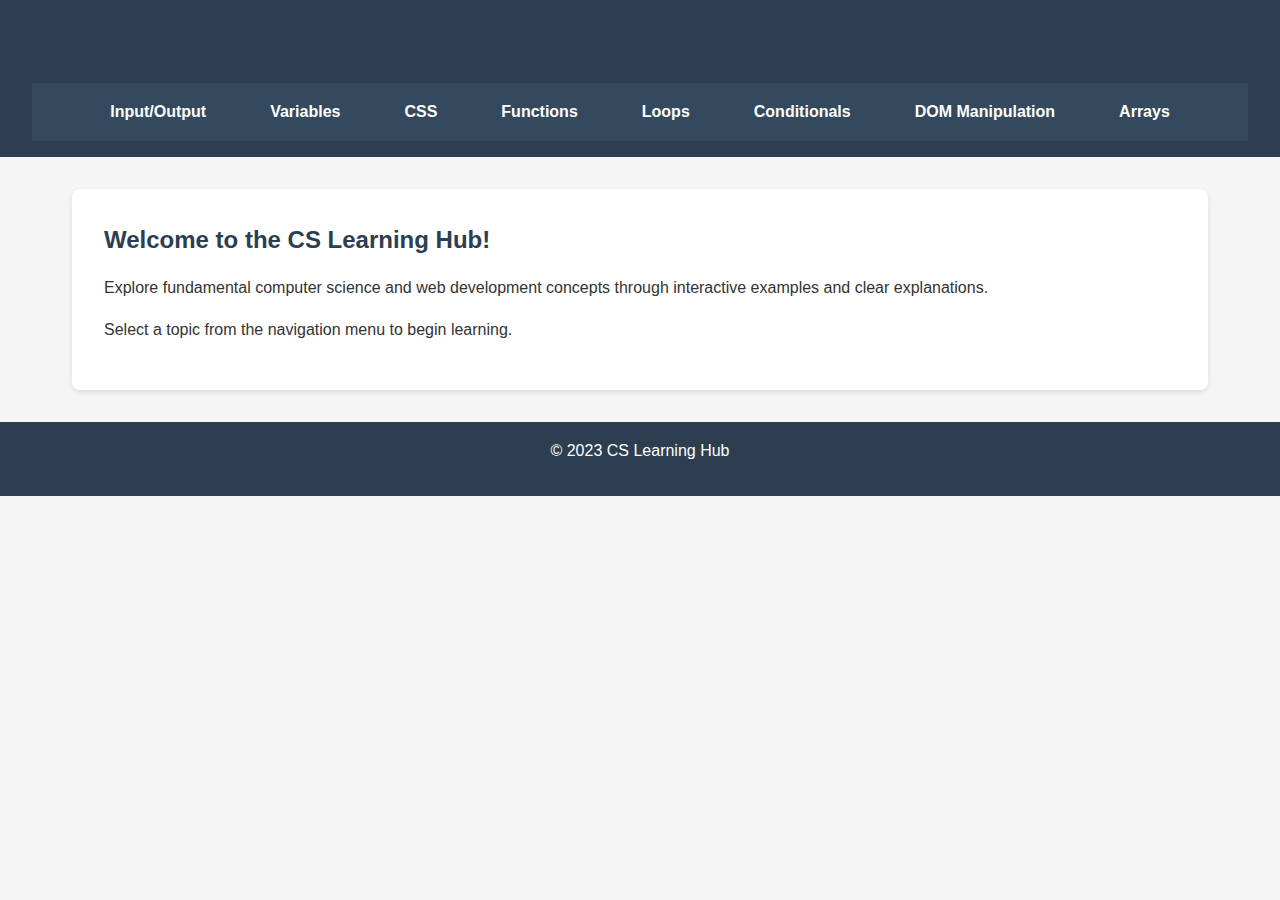
<file: index.html>
<!DOCTYPE html>
<html lang="en">
<head>
    <meta charset="UTF-8">
    <meta name="viewport" content="width=device-width, initial-scale=1.0">
    <title>CS Learning Hub</title>
    <link rel="stylesheet" href="styles.css">
</head>
<body>
    <header>
        <h1>Computer Science Learning Hub</h1>
        <nav>
            <ul>
                <li><a href="pages/io.html">Input/Output</a></li>
                <li><a href="pages/variables.html">Variables</a></li>
                <li><a href="pages/css.html">CSS</a></li>
                <li><a href="pages/functions.html">Functions</a></li>
                <li><a href="pages/loops.html">Loops</a></li>
                <li><a href="pages/conditionals.html">Conditionals</a></li>
                <li><a href="pages/dom.html">DOM Manipulation</a></li>
                <li><a href="pages/arrays.html">Arrays</a></li>
            </ul>
        </nav>
    </header>
    <main>
        <section class="welcome">
            <h2>Welcome to the CS Learning Hub!</h2>
            <p>Explore fundamental computer science and web development concepts through interactive examples and clear explanations.</p>
            <p>Select a topic from the navigation menu to begin learning.</p>
        </section>
    </main>
    <footer>
        <p>&copy; 2023 CS Learning Hub</p>
    </footer>
    <script src="script.js"></script>
</body>
</html>
</file>
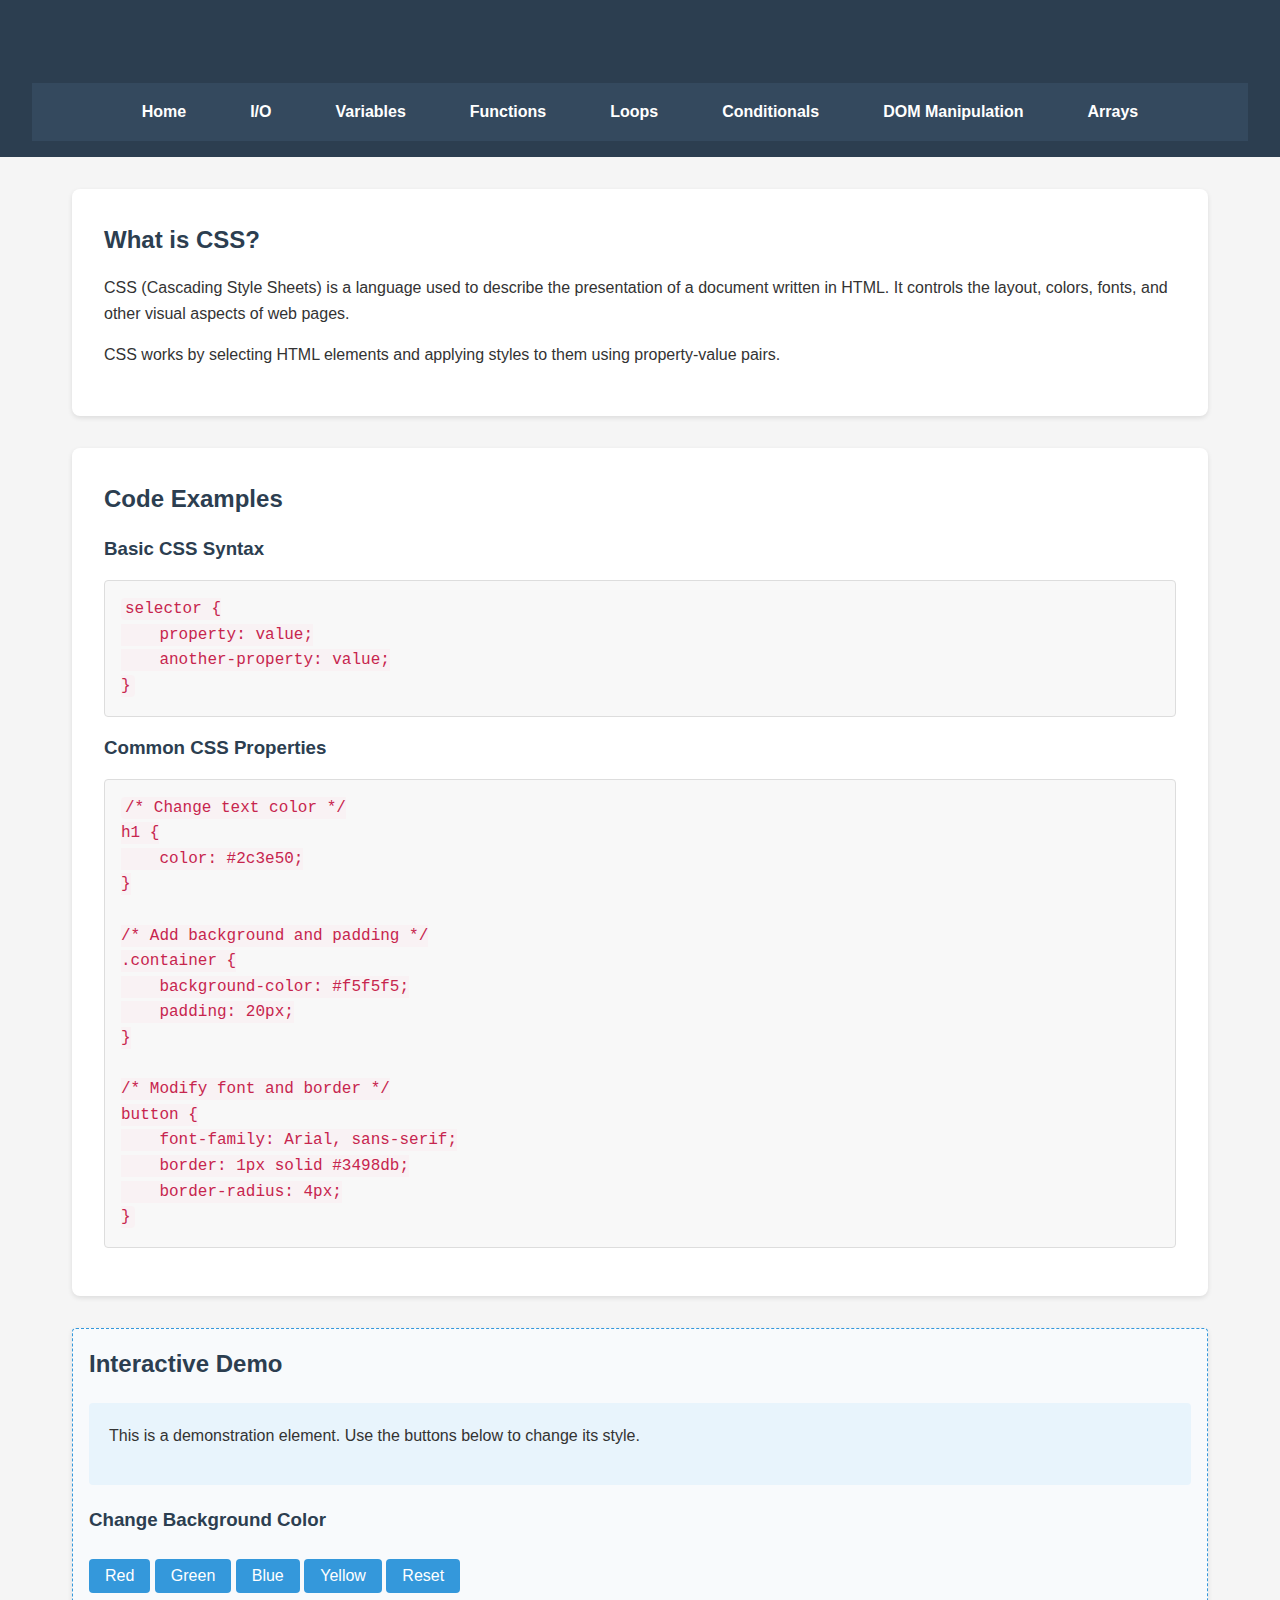
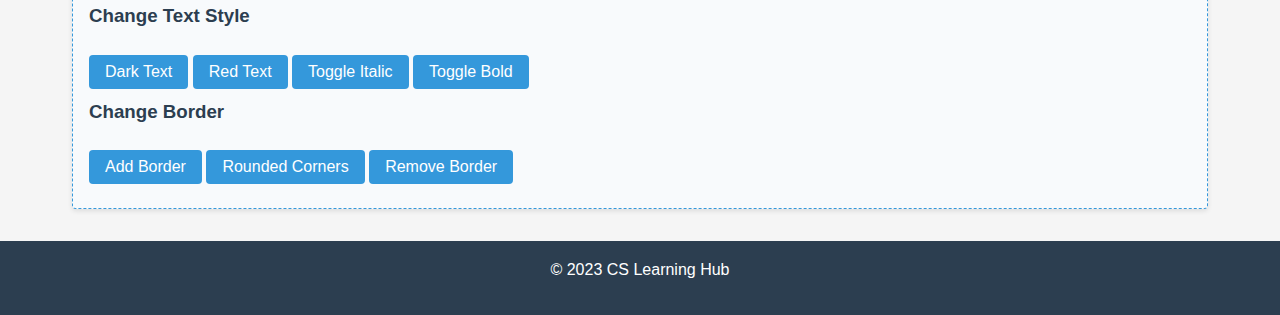
<file: css.html>
<!DOCTYPE html>
<html lang="en">
<head>
    <meta charset="UTF-8">
    <meta name="viewport" content="width=device-width, initial-scale=1.0">
    <title>CSS Styling</title>
    <link rel="stylesheet" href="../styles.css">
</head>
<body>
    <header>
        <h1>CSS Styling</h1>
        <nav>
            <ul>
                <li><a href="../index.html">Home</a></li>
                <li><a href="io.html">I/O</a></li>
                <li><a href="variables.html">Variables</a></li>
                <li><a href="functions.html">Functions</a></li>
                <li><a href="loops.html">Loops</a></li>
                <li><a href="conditionals.html">Conditionals</a></li>
                <li><a href="dom.html">DOM Manipulation</a></li>
                <li><a href="arrays.html">Arrays</a></li>
            </ul>
        </nav>
    </header>
    <main>
        <section>
            <h2>What is CSS?</h2>
            <p>CSS (Cascading Style Sheets) is a language used to describe the presentation of a document written in HTML. It controls the layout, colors, fonts, and other visual aspects of web pages.</p>
            <p>CSS works by selecting HTML elements and applying styles to them using property-value pairs.</p>
        </section>

        <section>
            <h2>Code Examples</h2>
            <h3>Basic CSS Syntax</h3>
            <pre><code>selector {
    property: value;
    another-property: value;
}</code></pre>

            <h3>Common CSS Properties</h3>
            <pre><code>/* Change text color */
h1 {
    color: #2c3e50;
}

/* Add background and padding */
.container {
    background-color: #f5f5f5;
    padding: 20px;
}

/* Modify font and border */
button {
    font-family: Arial, sans-serif;
    border: 1px solid #3498db;
    border-radius: 4px;
}</code></pre>
        </section>

        <section class="demo-area">
            <h2>Interactive Demo</h2>
            <div id="styleDemo" class="result" style="padding: 20px; margin: 20px 0;">
                <p>This is a demonstration element. Use the buttons below to change its style.</p>
            </div>
            
            <h3>Change Background Color</h3>
            <button onclick="changeBgColor('#e74c3c')">Red</button>
            <button onclick="changeBgColor('#2ecc71')">Green</button>
            <button onclick="changeBgColor('#3498db')">Blue</button>
            <button onclick="changeBgColor('#f1c40f')">Yellow</button>
            <button onclick="changeBgColor('white')">Reset</button>
            
            <h3>Change Text Style</h3>
            <button onclick="changeTextColor('#2c3e50')">Dark Text</button>
            <button onclick="changeTextColor('#e74c3c')">Red Text</button>
            <button onclick="toggleItalic()">Toggle Italic</button>
            <button onclick="toggleBold()">Toggle Bold</button>
            
            <h3>Change Border</h3>
            <button onclick="addBorder()">Add Border</button>
            <button onclick="changeBorderRadius()">Rounded Corners</button>
            <button onclick="removeBorder()">Remove Border</button>
        </section>
    </main>
    <footer>
        <p>&copy; 2023 CS Learning Hub</p>
    </footer>
    <script>
        const demoElement = document.getElementById('styleDemo');
        
        function changeBgColor(color) {
            demoElement.style.backgroundColor = color;
        }
        
        function changeTextColor(color) {
            demoElement.style.color = color;
        }
        
        function toggleItalic() {
            demoElement.style.fontStyle = 
                demoElement.style.fontStyle === 'italic' ? 'normal' : 'italic';
        }
        
        function toggleBold() {
            demoElement.style.fontWeight = 
                demoElement.style.fontWeight === 'bold' ? 'normal' : 'bold';
        }
        
        function addBorder() {
            demoElement.style.border = '2px solid #2c3e50';
        }
        
        function changeBorderRadius() {
            demoElement.style.borderRadius = 
                demoElement.style.borderRadius === '10px' ? '0' : '10px';
        }
        
        function removeBorder() {
            demoElement.style.border = 'none';
            demoElement.style.borderRadius = '0';
        }
    </script>
</body>
</html>
</file>
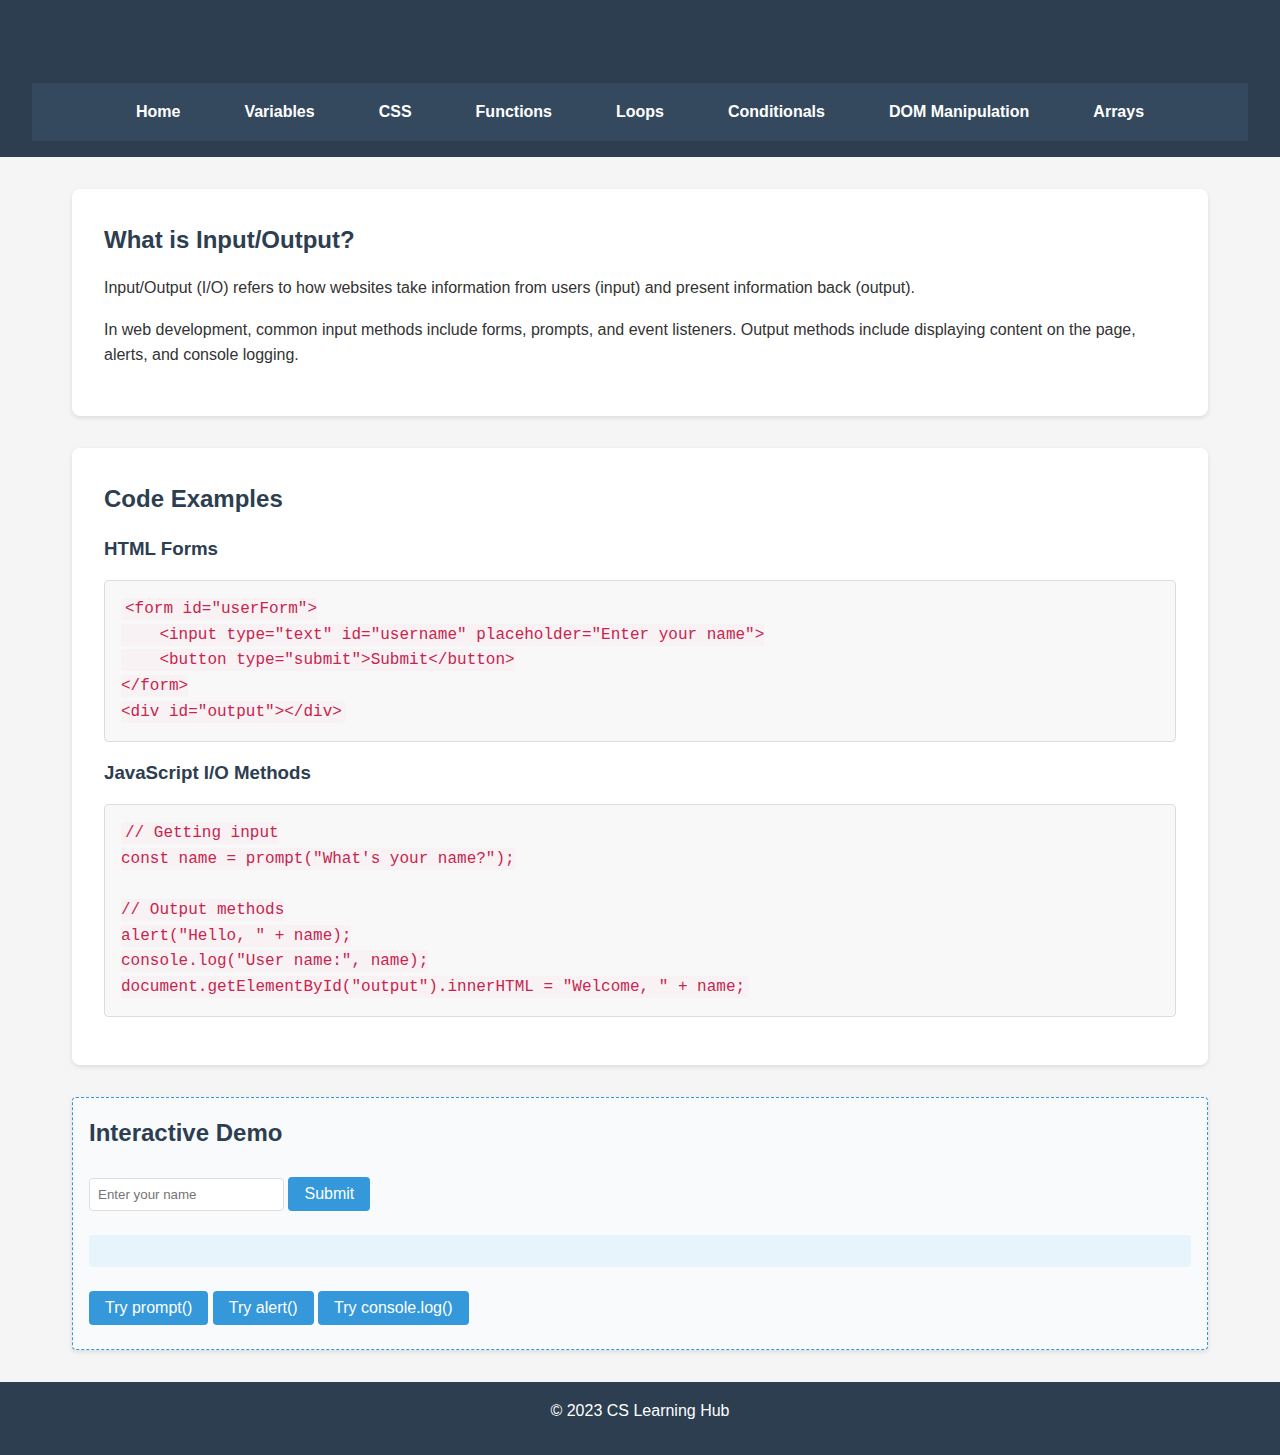
<file: io.html>
<!DOCTYPE html>
<html lang="en">
<head>
    <meta charset="UTF-8">
    <meta name="viewport" content="width=device-width, initial-scale=1.0">
    <title>Input/Output</title>
    <link rel="stylesheet" href="../styles.css">
</head>
<body>
    <header>
        <h1>Input/Output (I/O)</h1>
        <nav>
            <ul>
                <li><a href="../index.html">Home</a></li>
                <li><a href="variables.html">Variables</a></li>
                <li><a href="css.html">CSS</a></li>
                <li><a href="functions.html">Functions</a></li>
                <li><a href="loops.html">Loops</a></li>
                <li><a href="conditionals.html">Conditionals</a></li>
                <li><a href="dom.html">DOM Manipulation</a></li>
                <li><a href="arrays.html">Arrays</a></li>
            </ul>
        </nav>
    </header>
    <main>
        <section>
            <h2>What is Input/Output?</h2>
            <p>Input/Output (I/O) refers to how websites take information from users (input) and present information back (output).</p>
            <p>In web development, common input methods include forms, prompts, and event listeners. Output methods include displaying content on the page, alerts, and console logging.</p>
        </section>

        <section>
            <h2>Code Examples</h2>
            <h3>HTML Forms</h3>
            <pre><code>&lt;form id="userForm"&gt;
    &lt;input type="text" id="username" placeholder="Enter your name"&gt;
    &lt;button type="submit"&gt;Submit&lt;/button&gt;
&lt;/form&gt;
&lt;div id="output"&gt;&lt;/div&gt;</code></pre>

            <h3>JavaScript I/O Methods</h3>
            <pre><code>// Getting input
const name = prompt("What's your name?");

// Output methods
alert("Hello, " + name);
console.log("User name:", name);
document.getElementById("output").innerHTML = "Welcome, " + name;</code></pre>
        </section>

        <section class="demo-area">
            <h2>Interactive Demo</h2>
            <form id="userForm">
                <input type="text" id="username" placeholder="Enter your name">
                <button type="submit">Submit</button>
            </form>
            <div id="output" class="result"></div>
            <button onclick="showPrompt()">Try prompt()</button>
            <button onclick="showAlert()">Try alert()</button>
            <button onclick="logToConsole()">Try console.log()</button>
        </section>
    </main>
    <footer>
        <p>&copy; 2023 CS Learning Hub</p>
    </footer>
    <script>
        document.getElementById('userForm').addEventListener('submit', function(e) {
            e.preventDefault();
            const name = document.getElementById('username').value;
            document.getElementById('output').innerHTML = `Hello, ${name}! Welcome to our website.`;
        });

        function showPrompt() {
            const name = prompt("What's your name?");
            if (name) {
                document.getElementById('output').innerHTML = `Prompt response: ${name}`;
            }
        }

        function showAlert() {
            alert("This is an alert box!");
            document.getElementById('output').innerHTML = "You just saw an alert!";
        }

        function logToConsole() {
            console.log("This message is logged to the console.");
            document.getElementById('output').innerHTML = "Message logged to console. Check your browser's developer tools.";
        }
    </script>
</body>
</html>
</file>
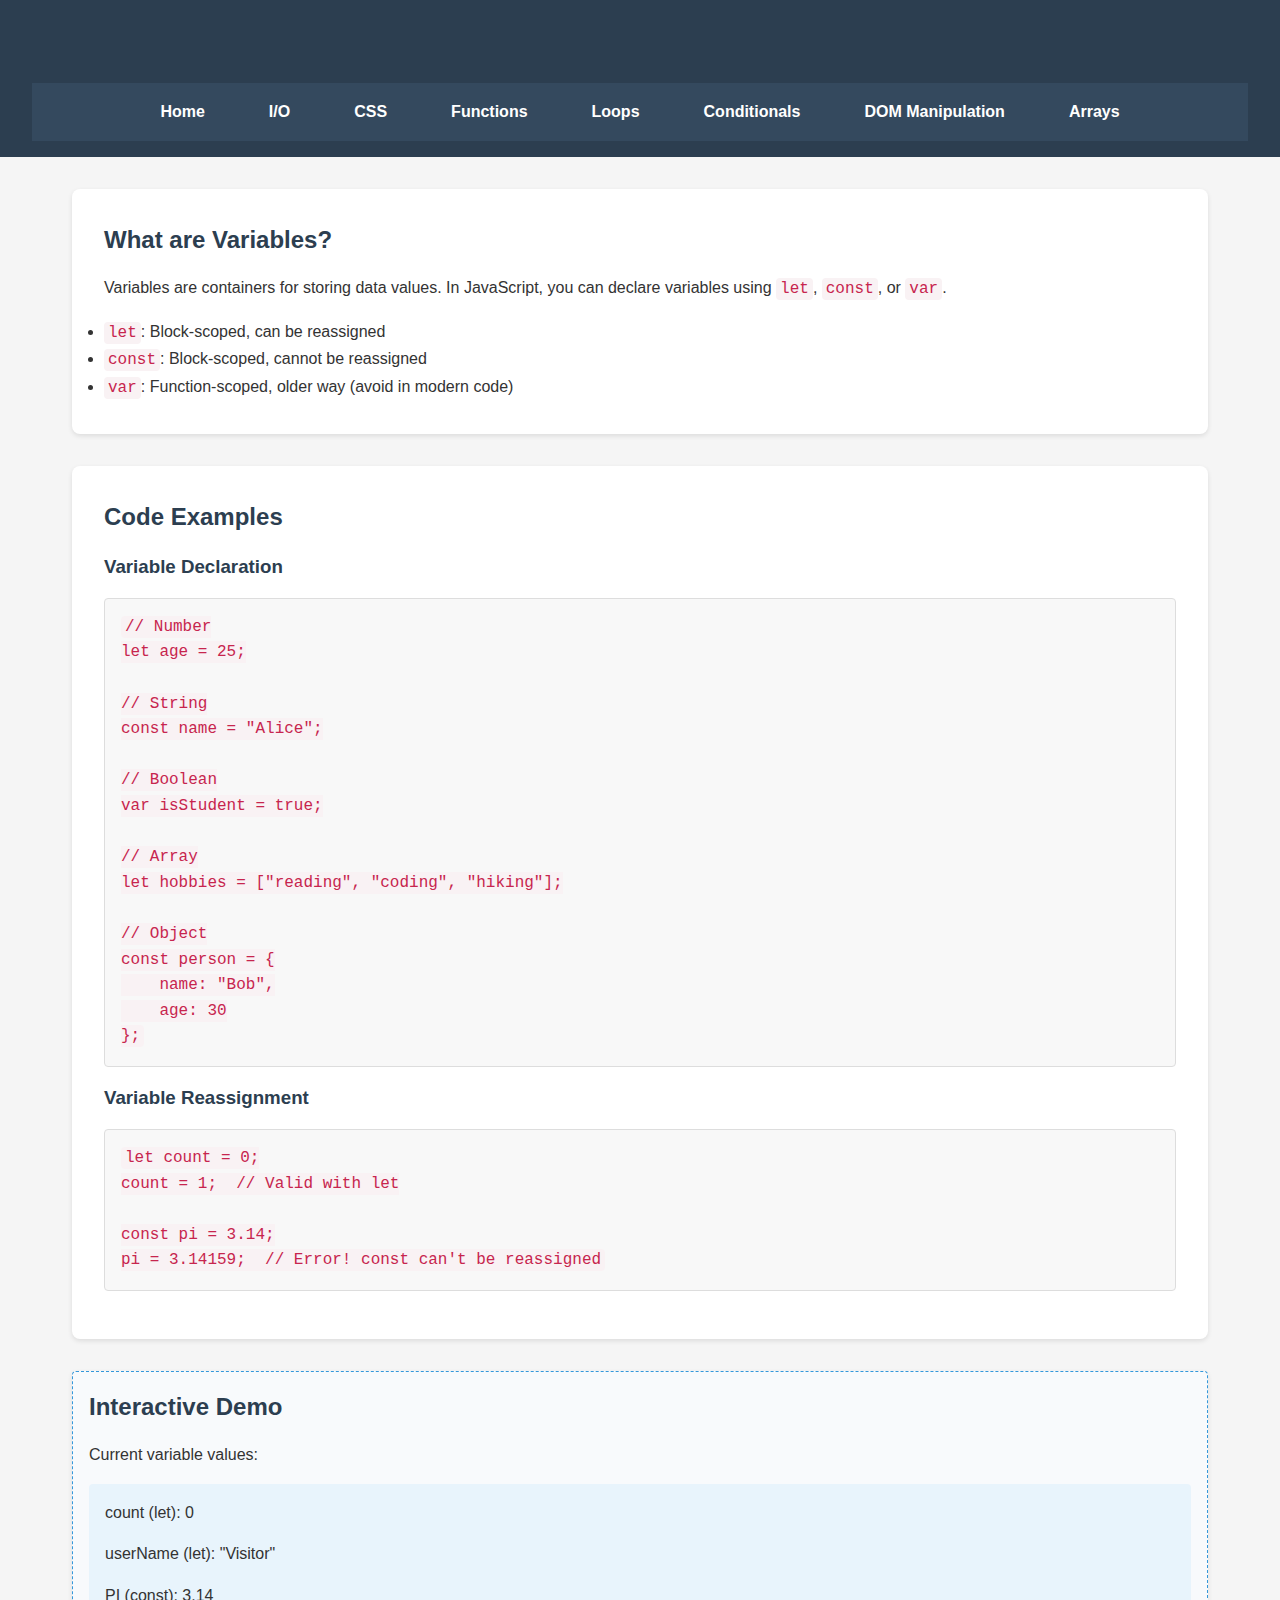
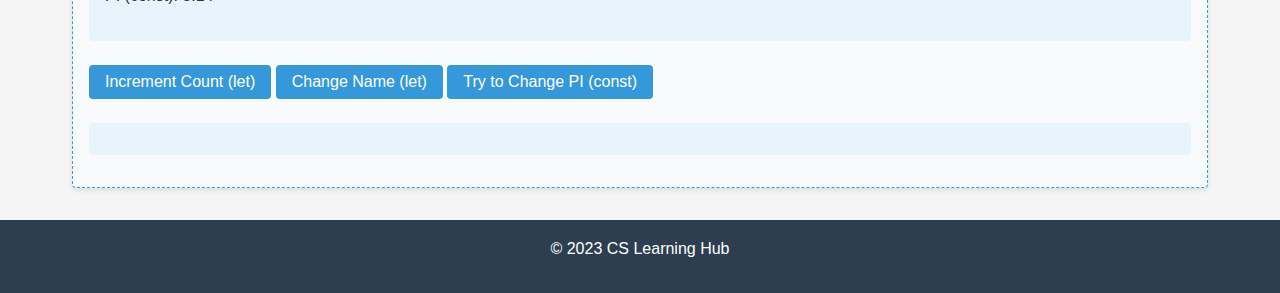
<file: variables.html>
<!DOCTYPE html>
<html lang="en">
<head>
    <meta charset="UTF-8">
    <meta name="viewport" content="width=device-width, initial-scale=1.0">
    <title>Variables</title>
    <link rel="stylesheet" href="../styles.css">
</head>
<body>
    <header>
        <h1>Variables</h1>
        <nav>
            <ul>
                <li><a href="../index.html">Home</a></li>
                <li><a href="io.html">I/O</a></li>
                <li><a href="css.html">CSS</a></li>
                <li><a href="functions.html">Functions</a></li>
                <li><a href="loops.html">Loops</a></li>
                <li><a href="conditionals.html">Conditionals</a></li>
                <li><a href="dom.html">DOM Manipulation</a></li>
                <li><a href="arrays.html">Arrays</a></li>
            </ul>
        </nav>
    </header>
    <main>
        <section>
            <h2>What are Variables?</h2>
            <p>Variables are containers for storing data values. In JavaScript, you can declare variables using <code>let</code>, <code>const</code>, or <code>var</code>.</p>
            <ul>
                <li><code>let</code>: Block-scoped, can be reassigned</li>
                <li><code>const</code>: Block-scoped, cannot be reassigned</li>
                <li><code>var</code>: Function-scoped, older way (avoid in modern code)</li>
            </ul>
        </section>

        <section>
            <h2>Code Examples</h2>
            <h3>Variable Declaration</h3>
            <pre><code>// Number
let age = 25;

// String
const name = "Alice";

// Boolean
var isStudent = true;

// Array
let hobbies = ["reading", "coding", "hiking"];

// Object
const person = {
    name: "Bob",
    age: 30
};</code></pre>

            <h3>Variable Reassignment</h3>
            <pre><code>let count = 0;
count = 1;  // Valid with let

const pi = 3.14;
pi = 3.14159;  // Error! const can't be reassigned</code></pre>
        </section>

        <section class="demo-area">
            <h2>Interactive Demo</h2>
            <p>Current variable values:</p>
            <div id="varDisplay" class="result"></div>
            
            <button onclick="incrementCount()">Increment Count (let)</button>
            <button onclick="changeName()">Change Name (let)</button>
            <button onclick="showConstError()">Try to Change PI (const)</button>
            
            <div id="errorDisplay" class="result" style="color: red;"></div>
        </section>
    </main>
    <footer>
        <p>&copy; 2023 CS Learning Hub</p>
    </footer>
    <script>
        // Declare variables
        let count = 0;
        let userName = "Visitor";
        const PI = 3.14;
        
        // Display initial values
        updateDisplay();
        
        function updateDisplay() {
            document.getElementById('varDisplay').innerHTML = `
                <p>count (let): ${count}</p>
                <p>userName (let): "${userName}"</p>
                <p>PI (const): ${PI}</p>
            `;
        }
        
        function incrementCount() {
            count++;
            updateDisplay();
            document.getElementById('errorDisplay').innerHTML = "";
        }
        
        function changeName() {
            userName = prompt("Enter a new name:", userName) || userName;
            updateDisplay();
            document.getElementById('errorDisplay').innerHTML = "";
        }
        
        function showConstError() {
            try {
                PI = 3.14159;  // This will cause an error
            } catch (error) {
                document.getElementById('errorDisplay').innerHTML = 
                    `Error: ${error.message}`;
            }
            updateDisplay();
        }
    </script>
</body>
</html>
</file>
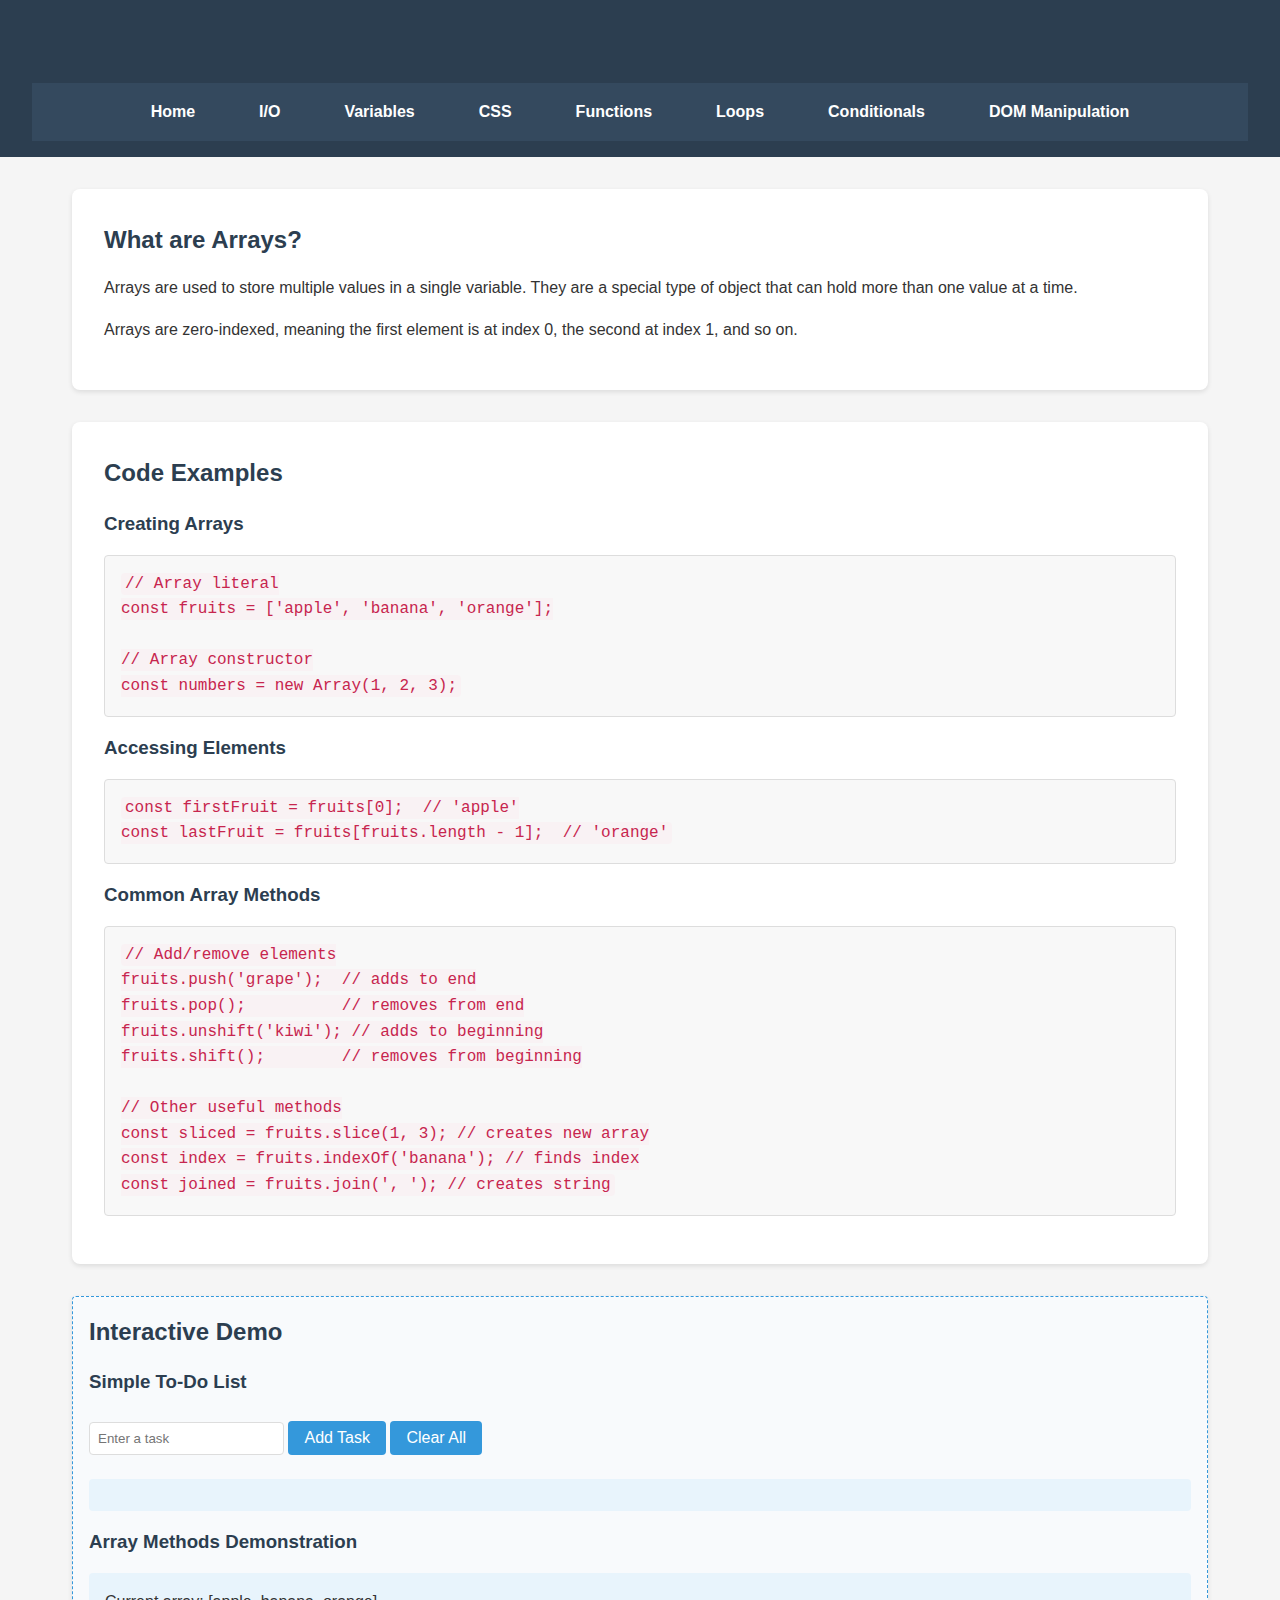
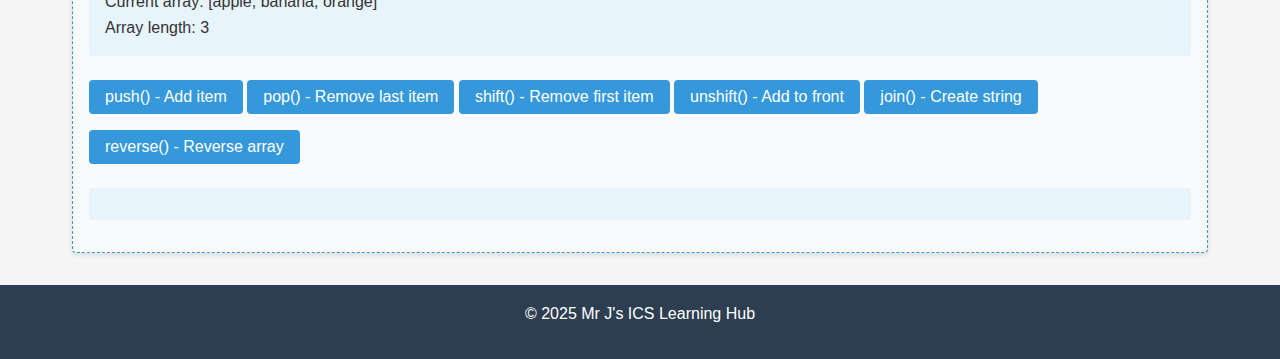
<file: pages/arrays.html>
<!DOCTYPE html>
<html lang="en">
<head>
    <meta charset="UTF-8">
    <meta name="viewport" content="width=device-width, initial-scale=1.0">
    <title>Arrays</title>
    <link rel="stylesheet" href="../styles.css">
</head>
<body>
    <header>
        <h1>Arrays</h1>
        <nav>
            <ul>
                <li><a href="../index.html">Home</a></li>
                <li><a href="io.html">I/O</a></li>
                <li><a href="variables.html">Variables</a></li>
                <li><a href="css.html">CSS</a></li>
                <li><a href="functions.html">Functions</a></li>
                <li><a href="loops.html">Loops</a></li>
                <li><a href="conditionals.html">Conditionals</a></li>
                <li><a href="dom.html">DOM Manipulation</a></li>
            </ul>
        </nav>
    </header>
    <main>
        <section>
            <h2>What are Arrays?</h2>
            <p>Arrays are used to store multiple values in a single variable. They are a special type of object that can hold more than one value at a time.</p>
            <p>Arrays are zero-indexed, meaning the first element is at index 0, the second at index 1, and so on.</p>
        </section>

        <section>
            <h2>Code Examples</h2>
            <h3>Creating Arrays</h3>
            <pre><code>// Array literal
const fruits = ['apple', 'banana', 'orange'];

// Array constructor
const numbers = new Array(1, 2, 3);</code></pre>

            <h3>Accessing Elements</h3>
            <pre><code>const firstFruit = fruits[0];  // 'apple'
const lastFruit = fruits[fruits.length - 1];  // 'orange'</code></pre>

            <h3>Common Array Methods</h3>
            <pre><code>// Add/remove elements
fruits.push('grape');  // adds to end
fruits.pop();          // removes from end
fruits.unshift('kiwi'); // adds to beginning
fruits.shift();        // removes from beginning

// Other useful methods
const sliced = fruits.slice(1, 3); // creates new array
const index = fruits.indexOf('banana'); // finds index
const joined = fruits.join(', '); // creates string</code></pre>
        </section>

        <section class="demo-area">
            <h2>Interactive Demo</h2>
            
            <h3>Simple To-Do List</h3>
            <input type="text" id="todoInput" placeholder="Enter a task">
            <button onclick="addTodo()">Add Task</button>
            <button onclick="clearTodos()">Clear All</button>
            <div id="todoList" class="result"></div>
            
            <h3>Array Methods Demonstration</h3>
            <div id="arrayDisplay" class="result">
                Current array: <span id="arrayContent"></span><br>
                Array length: <span id="arrayLength"></span>
            </div>
            <button onclick="demoPush()">push() - Add item</button>
            <button onclick="demoPop()">pop() - Remove last item</button>
            <button onclick="demoShift()">shift() - Remove first item</button>
            <button onclick="demoUnshift()">unshift() - Add to front</button>
            <button onclick="demoJoin()">join() - Create string</button>
            <button onclick="demoReverse()">reverse() - Reverse array</button>
            <div id="arrayResult" class="result"></div>
        </section>
    </main>
    <footer>
        <p>&copy; 2025 Mr J's ICS Learning Hub</p>
    </footer>
    <script>
        // To-do list array
        let todos = [];
        
        // Demo array
        let demoArray = ['apple', 'banana', 'orange'];
        updateArrayDisplay();
        
        function addTodo() {
            const input = document.getElementById('todoInput');
            const task = input.value.trim();
            
            if (task) {
                todos.push(task);
                input.value = '';
                renderTodoList();
            }
        }
        
        function clearTodos() {
            todos = [];
            renderTodoList();
        }
        
        function renderTodoList() {
            const todoList = document.getElementById('todoList');
            
            if (todos.length === 0) {
                todoList.innerHTML = "No tasks yet!";
                return;
            }
            
            let html = "<ul>";
            for (const todo of todos) {
                html += `<li>${todo}</li>`;
            }
            html += "</ul>";
            
            todoList.innerHTML = html;
        }
        
        function updateArrayDisplay() {
            document.getElementById('arrayContent').textContent = 
                `[${demoArray.join(', ')}]`;
            document.getElementById('arrayLength').textContent = demoArray.length;
        }
        
        function demoPush() {
            const newItem = prompt("Enter an item to add to the end:");
            if (newItem) {
                demoArray.push(newItem);
                updateArrayDisplay();
                document.getElementById('arrayResult').innerHTML = 
                    `Added "${newItem}" to the end of the array.`;
            }
        }
        
        function demoPop() {
            if (demoArray.length === 0) {
                document.getElementById('arrayResult').innerHTML = 
                    "Array is empty!";
                return;
            }
            
            const removed = demoArray.pop();
            updateArrayDisplay();
            document.getElementById('arrayResult').innerHTML = 
                `Removed "${removed}" from the end of the array.`;
        }
        
        function demoShift() {
            if (demoArray.length === 0) {
                document.getElementById('arrayResult').innerHTML = 
                    "Array is empty!";
                return;
            }
            
            const removed = demoArray.shift();
            updateArrayDisplay();
            document.getElementById('arrayResult').innerHTML = 
                `Removed "${removed}" from the beginning of the array.`;
        }
        
        function demoUnshift() {
            const newItem = prompt("Enter an item to add to the beginning:");
            if (newItem) {
                demoArray.unshift(newItem);
                updateArrayDisplay();
                document.getElementById('arrayResult').innerHTML = 
                    `Added "${newItem}" to the beginning of the array.`;
            }
        }
        
        function demoJoin() {
            const separator = prompt("Enter separator (default is comma):", ",");
            const joined = demoArray.join(separator || ",");
            document.getElementById('arrayResult').innerHTML = 
                `Joined array: "${joined}"`;
        }
        
        function demoReverse() {
            demoArray.reverse();
            updateArrayDisplay();
            document.getElementById('arrayResult').innerHTML = 
                "Array has been reversed.";
        }
    </script>
</body>
</html>
</file>
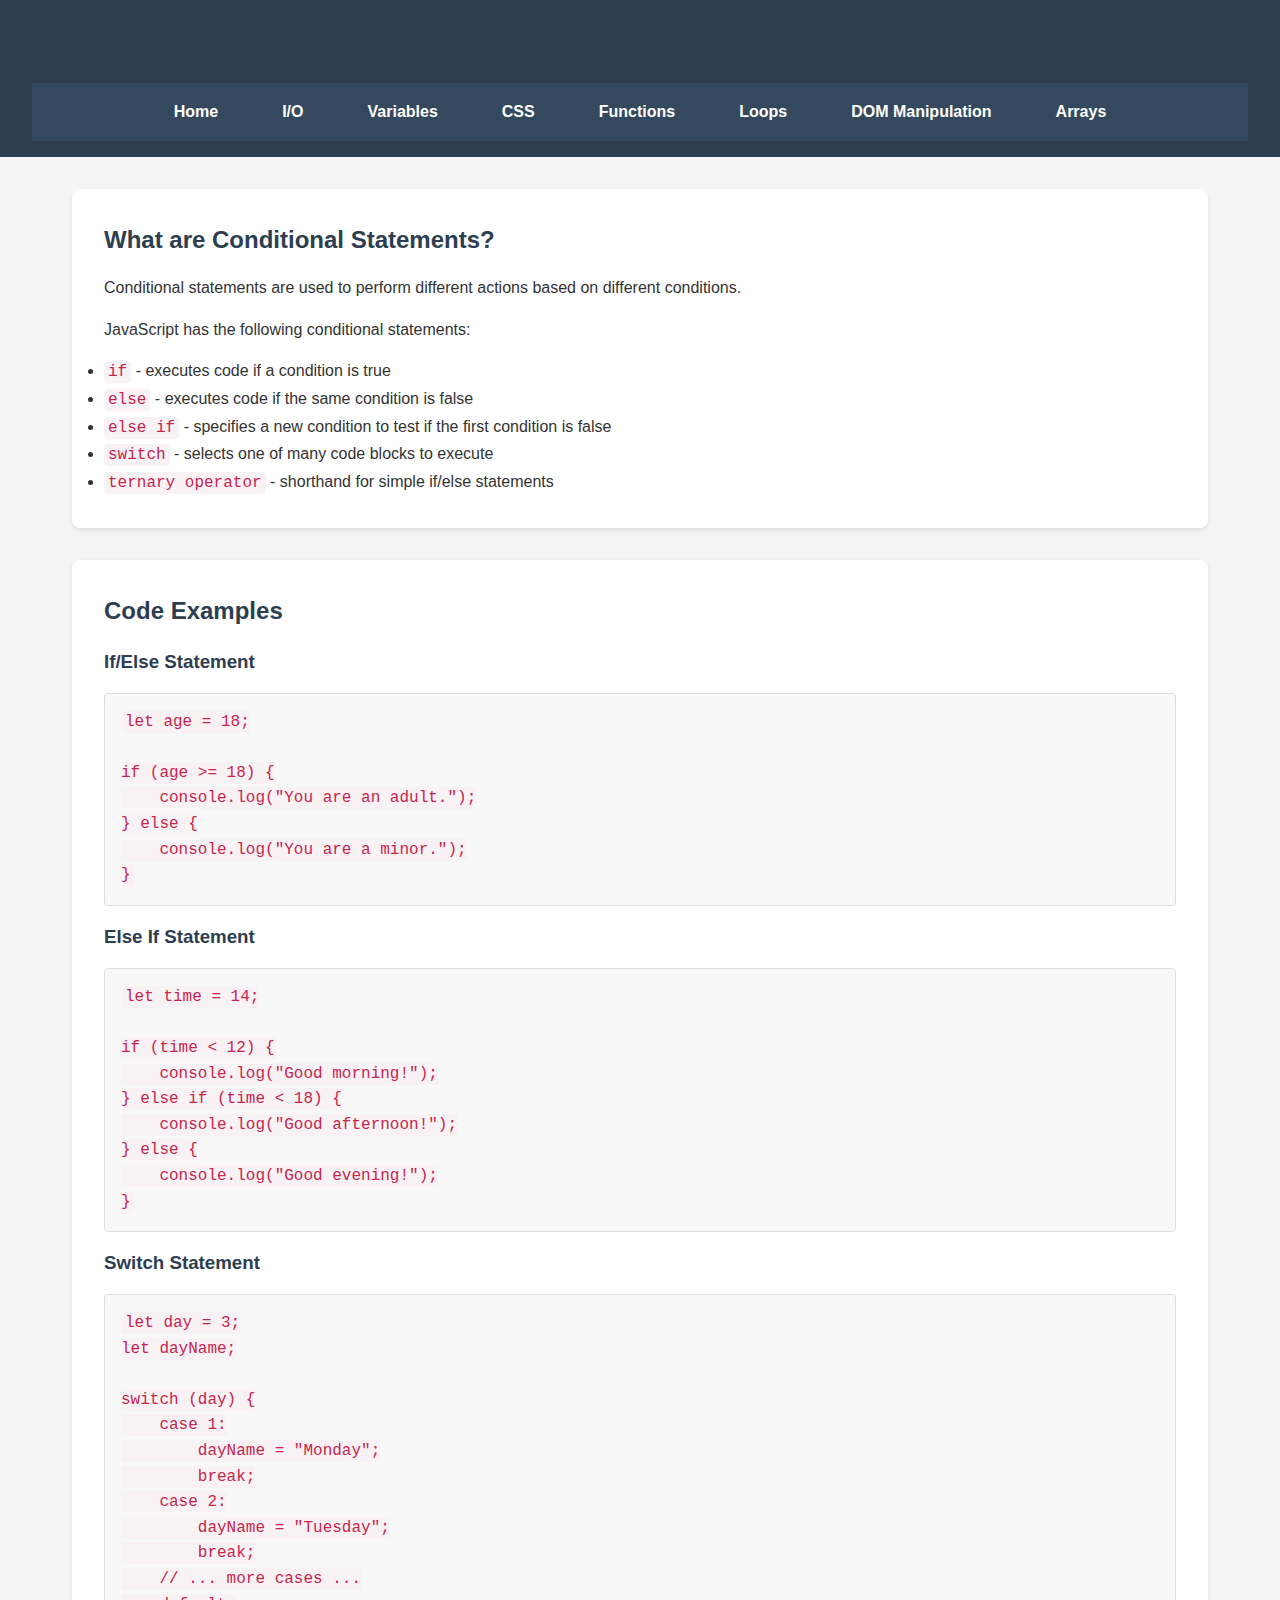
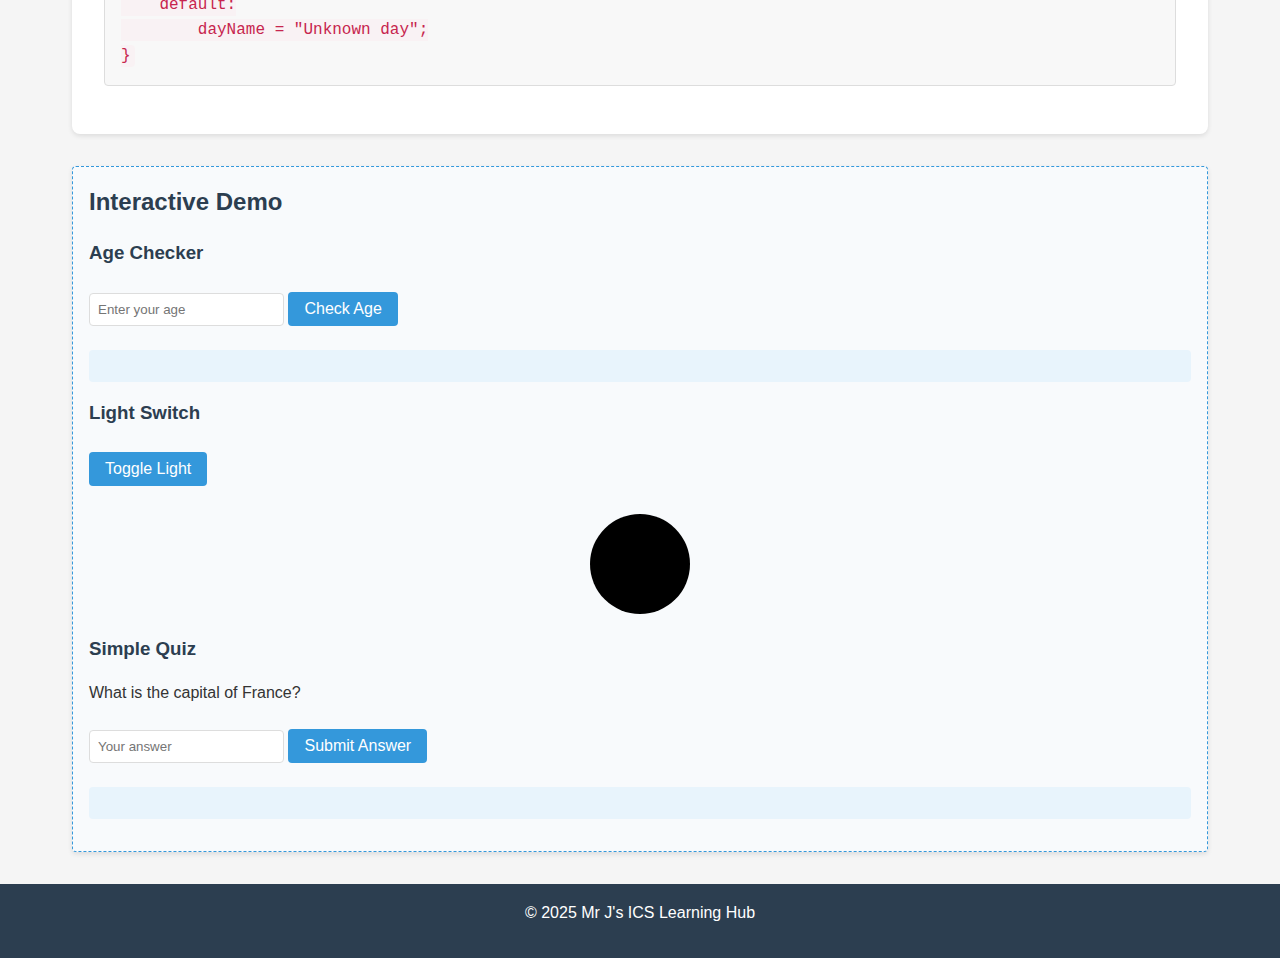
<file: pages/conditionals.html>
<!DOCTYPE html>
<html lang="en">
<head>
    <meta charset="UTF-8">
    <meta name="viewport" content="width=device-width, initial-scale=1.0">
    <title>Conditional Statements</title>
    <link rel="stylesheet" href="../styles.css">
</head>
<body>
    <header>
        <h1>Conditional Statements</h1>
        <nav>
            <ul>
                <li><a href="../index.html">Home</a></li>
                <li><a href="io.html">I/O</a></li>
                <li><a href="variables.html">Variables</a></li>
                <li><a href="css.html">CSS</a></li>
                <li><a href="functions.html">Functions</a></li>
                <li><a href="loops.html">Loops</a></li>
                <li><a href="dom.html">DOM Manipulation</a></li>
                <li><a href="arrays.html">Arrays</a></li>
            </ul>
        </nav>
    </header>
    <main>
        <section>
            <h2>What are Conditional Statements?</h2>
            <p>Conditional statements are used to perform different actions based on different conditions.</p>
            <p>JavaScript has the following conditional statements:</p>
            <ul>
                <li><code>if</code> - executes code if a condition is true</li>
                <li><code>else</code> - executes code if the same condition is false</li>
                <li><code>else if</code> - specifies a new condition to test if the first condition is false</li>
                <li><code>switch</code> - selects one of many code blocks to execute</li>
                <li><code>ternary operator</code> - shorthand for simple if/else statements</li>
            </ul>
        </section>

        <section>
            <h2>Code Examples</h2>
            <h3>If/Else Statement</h3>
            <pre><code>let age = 18;

if (age >= 18) {
    console.log("You are an adult.");
} else {
    console.log("You are a minor.");
}</code></pre>

            <h3>Else If Statement</h3>
            <pre><code>let time = 14;

if (time < 12) {
    console.log("Good morning!");
} else if (time < 18) {
    console.log("Good afternoon!");
} else {
    console.log("Good evening!");
}</code></pre>

            <h3>Switch Statement</h3>
            <pre><code>let day = 3;
let dayName;

switch (day) {
    case 1:
        dayName = "Monday";
        break;
    case 2:
        dayName = "Tuesday";
        break;
    // ... more cases ...
    default:
        dayName = "Unknown day";
}</code></pre>
        </section>

        <section class="demo-area">
            <h2>Interactive Demo</h2>
            
            <h3>Age Checker</h3>
            <input type="number" id="userAge" placeholder="Enter your age">
            <button onclick="checkAge()">Check Age</button>
            <div id="ageResult" class="result"></div>
            
            <h3>Light Switch</h3>
            <button onclick="toggleLight()">Toggle Light</button>
            <div id="lightBulb" style="width: 100px; height: 100px; border-radius: 50%; margin: 20px auto; background-color: black;"></div>
            
            <h3>Simple Quiz</h3>
            <p>What is the capital of France?</p>
            <input type="text" id="quizAnswer" placeholder="Your answer">
            <button onclick="checkQuiz()">Submit Answer</button>
            <div id="quizResult" class="result"></div>
        </section>
    </main>
    <footer>
        <p>&copy; 2025 Mr J's ICS Learning Hub</p>
    </footer>
    <script>
        let isLightOn = false;
        
        function checkAge() {
            const age = parseInt(document.getElementById('userAge').value);
            let message;
            
            if (isNaN(age)) {
                message = "Please enter a valid age!";
            } else if (age < 0) {
                message = "Age cannot be negative!";
            } else if (age < 13) {
                message = "You are a child.";
            } else if (age < 18) {
                message = "You are a teenager.";
            } else if (age < 65) {
                message = "You are an adult.";
            } else {
                message = "You are a senior citizen.";
            }
            
            document.getElementById('ageResult').innerHTML = message;
        }
        
        function toggleLight() {
            const lightBulb = document.getElementById('lightBulb');
            isLightOn = !isLightOn;
            
            if (isLightOn) {
                lightBulb.style.backgroundColor = "yellow";
                lightBulb.style.boxShadow = "0 0 20px yellow";
            } else {
                lightBulb.style.backgroundColor = "black";
                lightBulb.style.boxShadow = "none";
            }
        }
        
        function checkQuiz() {
            const answer = document.getElementById('quizAnswer').value.trim().toLowerCase();
            let result;
            
            if (answer === "paris") {
                result = "Correct! Paris is the capital of France.";
            } else if (answer === "") {
                result = "Please enter an answer!";
            } else {
                result = "Incorrect. Try again!";
            }
            
            document.getElementById('quizResult').innerHTML = result;
        }
    </script>
</body>
</html>
</file>
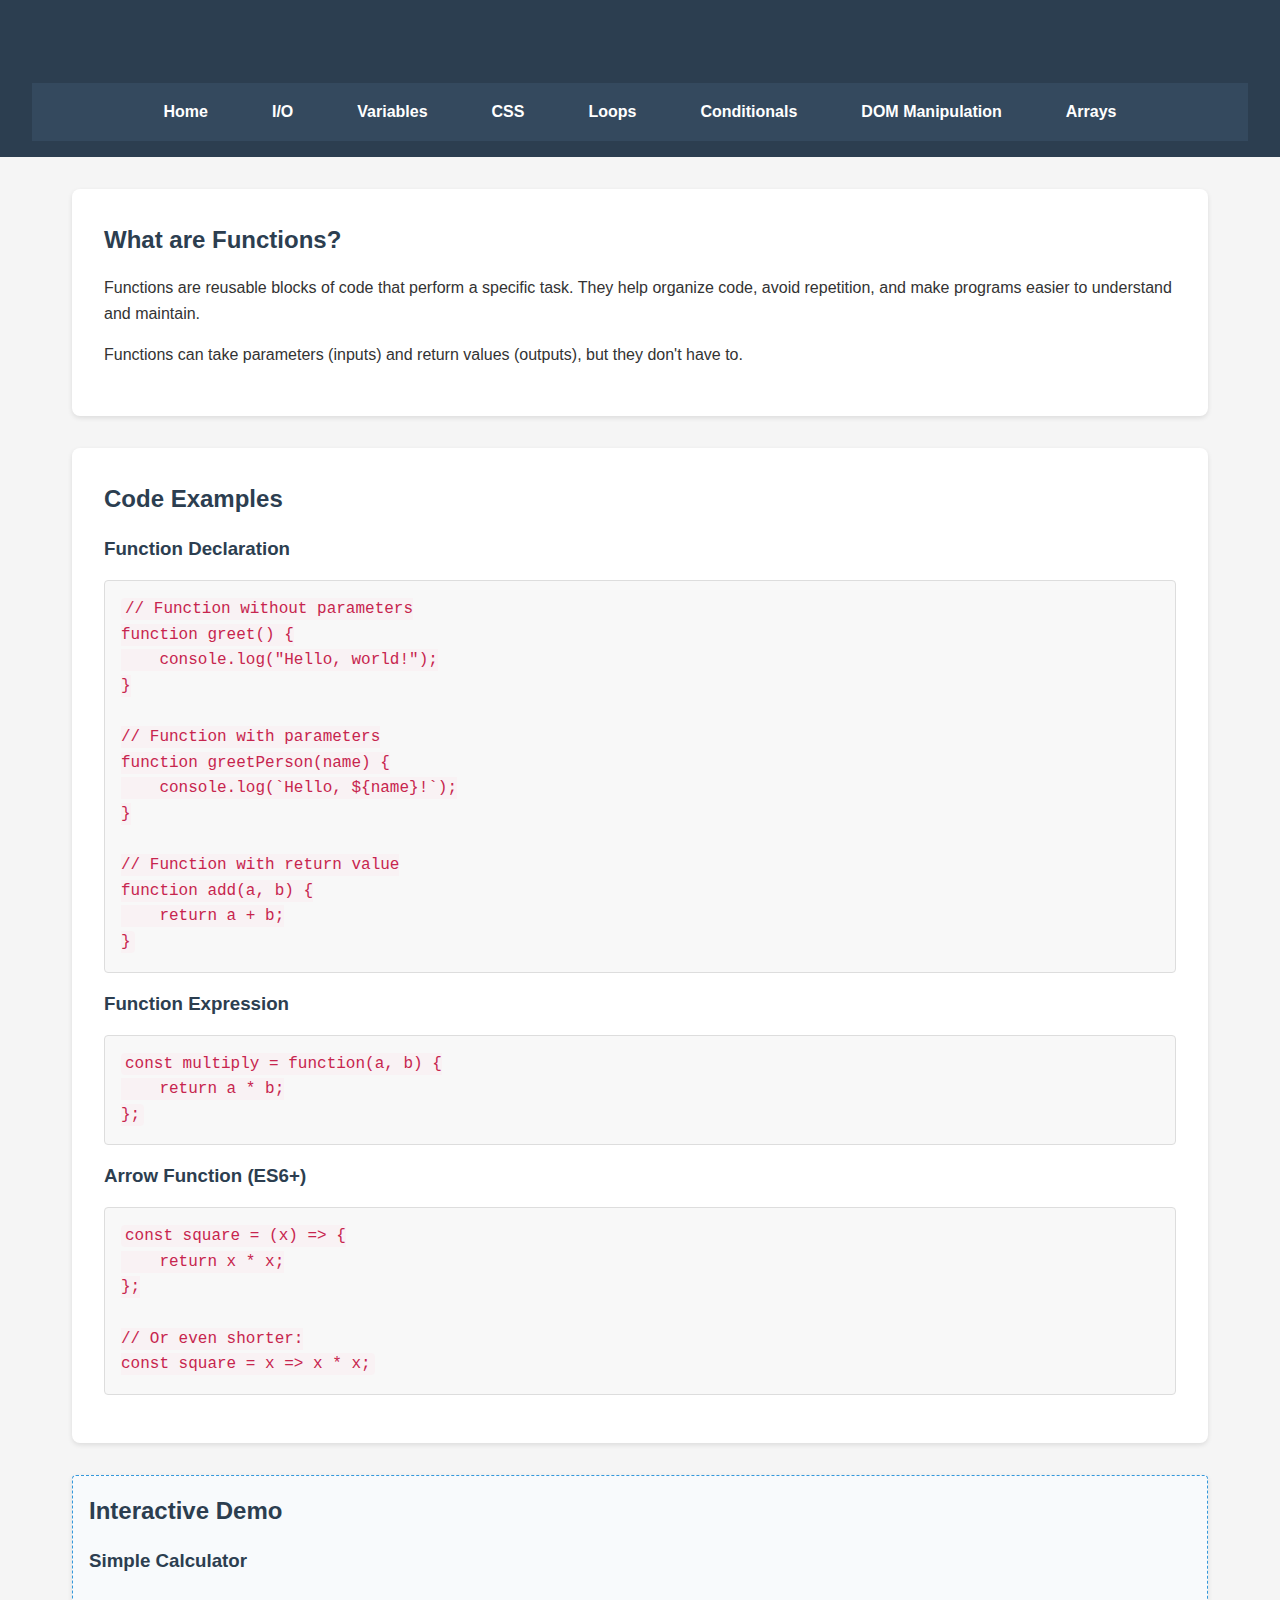
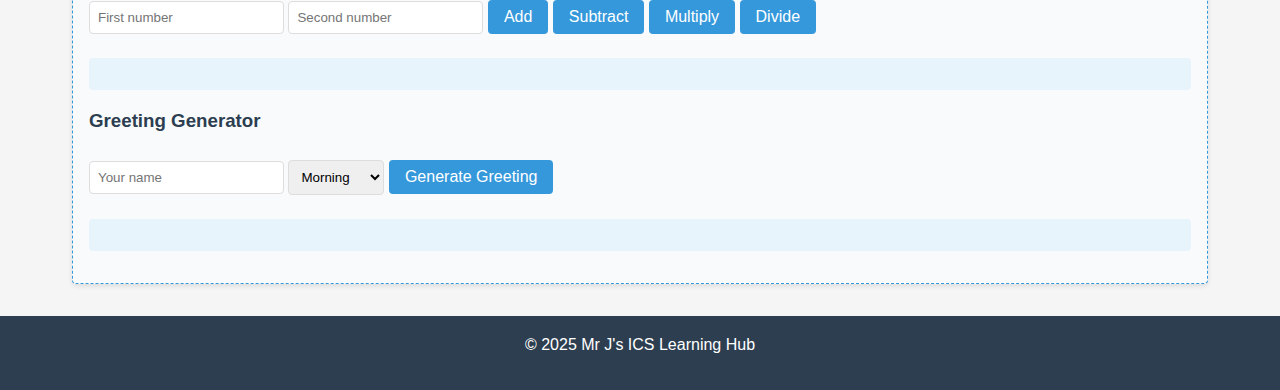
<file: pages/functions.html>
<!DOCTYPE html>
<html lang="en">
<head>
    <meta charset="UTF-8">
    <meta name="viewport" content="width=device-width, initial-scale=1.0">
    <title>Functions</title>
    <link rel="stylesheet" href="../styles.css">
</head>
<body>
    <header>
        <h1>Functions</h1>
        <nav>
            <ul>
                <li><a href="../index.html">Home</a></li>
                <li><a href="io.html">I/O</a></li>
                <li><a href="variables.html">Variables</a></li>
                <li><a href="css.html">CSS</a></li>
                <li><a href="loops.html">Loops</a></li>
                <li><a href="conditionals.html">Conditionals</a></li>
                <li><a href="dom.html">DOM Manipulation</a></li>
                <li><a href="arrays.html">Arrays</a></li>
            </ul>
        </nav>
    </header>
    <main>
        <section>
            <h2>What are Functions?</h2>
            <p>Functions are reusable blocks of code that perform a specific task. They help organize code, avoid repetition, and make programs easier to understand and maintain.</p>
            <p>Functions can take parameters (inputs) and return values (outputs), but they don't have to.</p>
        </section>

       <section>
            <h2>Code Examples</h2>
            <h3>Function Declaration</h3>
            <pre><code>// Function without parameters
function greet() {
    console.log("Hello, world!");
}

// Function with parameters
function greetPerson(name) {
    console.log(`Hello, ${name}!`);
}

// Function with return value
function add(a, b) {
    return a + b;
}</code></pre>

            <h3>Function Expression</h3>
            <pre><code>const multiply = function(a, b) {
    return a * b;
};</code></pre>

            <h3>Arrow Function (ES6+)</h3>
            <pre><code>const square = (x) => {
    return x * x;
};

// Or even shorter:
const square = x => x * x;</code></pre>
       
       </section>
        <section class="demo-area">
            <h2>Interactive Demo</h2>
            
            <h3>Simple Calculator</h3>
            <input type="number" id="num1" placeholder="First number">
            <input type="number" id="num2" placeholder="Second number">
            
            <button onclick="performOperation('add')">Add</button>
            <button onclick="performOperation('subtract')">Subtract</button>
            <button onclick="performOperation('multiply')">Multiply</button>
            <button onclick="performOperation('divide')">Divide</button>
            
            <div id="calcResult" class="result"></div>
            
            <h3>Greeting Generator</h3>
            <input type="text" id="userName" placeholder="Your name">
            <select id="timeOfDay">
                <option value="morning">Morning</option>
                <option value="afternoon">Afternoon</option>
                <option value="evening">Evening</option>
            </select>
            <button onclick="generateGreeting()">Generate Greeting</button>
            
            <div id="greetingResult" class="result"></div>
        </section>
    </main>
    <footer>
       <p>&copy; 2025 Mr J's ICS Learning Hub</p>
    </footer>
    <script>
        // Calculator functions
        function add(a, b) {
            return a + b;
        }
        
        function subtract(a, b) {
            return a - b;
        }
        
        function multiply(a, b) {
            return a * b;
        }
        
        function divide(a, b) {
            if (b === 0) return "Cannot divide by zero!";
            return a / b;
        }
        
        function performOperation(operation) {
            const num1 = parseFloat(document.getElementById('num1').value);
            const num2 = parseFloat(document.getElementById('num2').value);
            
            if (isNaN(num1) || isNaN(num2)) {
                document.getElementById('calcResult').innerHTML = "Please enter valid numbers!";
                return;
            }
            
            let result;
            switch(operation) {
                case 'add':
                    result = add(num1, num2);
                    break;
                case 'subtract':
                    result = subtract(num1, num2);
                    break;
                case 'multiply':
                    result = multiply(num1, num2);
                    break;
                case 'divide':
                    result = divide(num1, num2);
                    break;
            }
            
            document.getElementById('calcResult').innerHTML = `Result: ${result}`;
        }
        
        // Greeting generator
        function generateGreeting() {
            const name = document.getElementById('userName').value || "there";
            const time = document.getElementById('timeOfDay').value;
            
            let greeting;
            switch(time) {
                case 'morning':
                    greeting = `Good morning, ${name}! Rise and shine!`;
                    break;
                case 'afternoon':
                    greeting = `Good afternoon, ${name}! Hope you're having a great day!`;
                    break;
                case 'evening':
                    greeting = `Good evening, ${name}! Time to relax!`;
                    break;
            }
            
            document.getElementById('greetingResult').innerHTML = greeting;
        }
    </script>
</body>
</html>
</file>
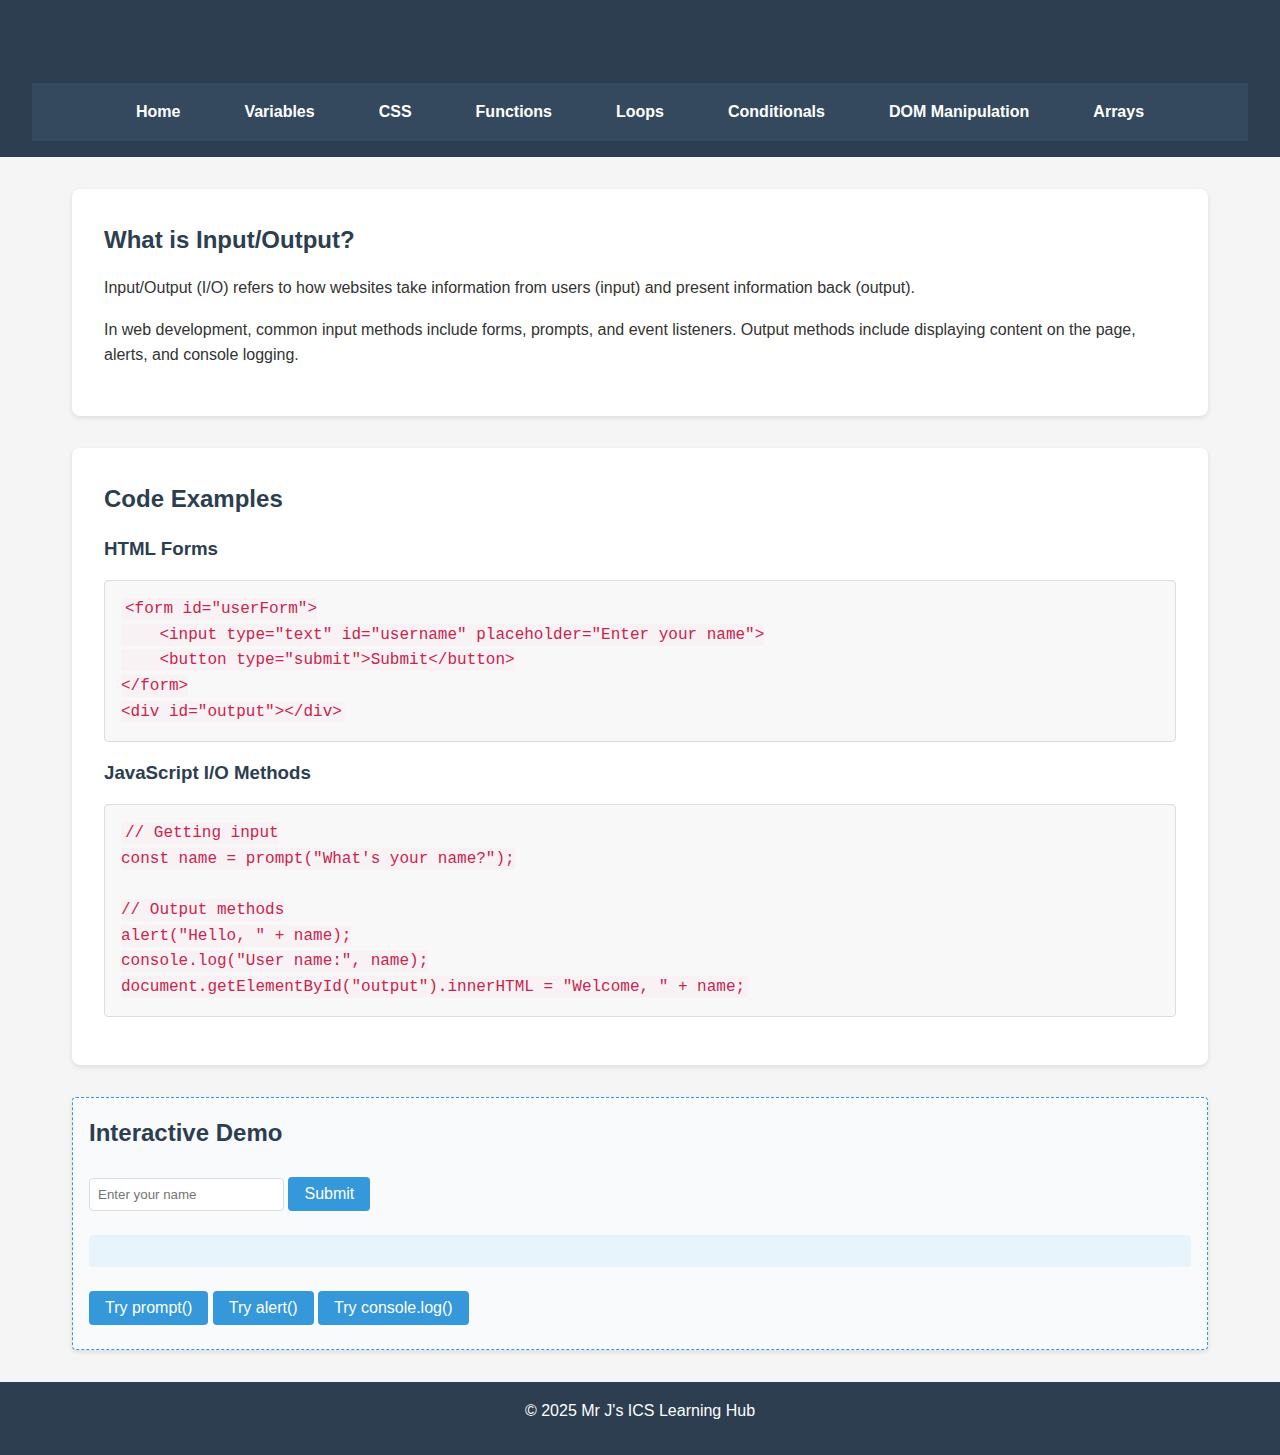
<file: pages/io.html>
<!DOCTYPE html>
<html lang="en">
<head>
    <meta charset="UTF-8">
    <meta name="viewport" content="width=device-width, initial-scale=1.0">
    <title>Input/Output</title>
    <link rel="stylesheet" href="../styles.css">
</head>
<body>
    <header>
        <h1>Input/Output (I/O)</h1>
        <nav>
            <ul>
                <li><a href="../index.html">Home</a></li>
                <li><a href="variables.html">Variables</a></li>
                <li><a href="css.html">CSS</a></li>
                <li><a href="functions.html">Functions</a></li>
                <li><a href="loops.html">Loops</a></li>
                <li><a href="conditionals.html">Conditionals</a></li>
                <li><a href="dom.html">DOM Manipulation</a></li>
                <li><a href="arrays.html">Arrays</a></li>
            </ul>
        </nav>
    </header>
    <main>
        <section>
            <h2>What is Input/Output?</h2>
            <p>Input/Output (I/O) refers to how websites take information from users (input) and present information back (output).</p>
            <p>In web development, common input methods include forms, prompts, and event listeners. Output methods include displaying content on the page, alerts, and console logging.</p>
        </section>

        <section>
            <h2>Code Examples</h2>
            <h3>HTML Forms</h3>
            <pre><code>&lt;form id="userForm"&gt;
    &lt;input type="text" id="username" placeholder="Enter your name"&gt;
    &lt;button type="submit"&gt;Submit&lt;/button&gt;
&lt;/form&gt;
&lt;div id="output"&gt;&lt;/div&gt;</code></pre>

            <h3>JavaScript I/O Methods</h3>
            <pre><code>// Getting input
const name = prompt("What's your name?");

// Output methods
alert("Hello, " + name);
console.log("User name:", name);
document.getElementById("output").innerHTML = "Welcome, " + name;</code></pre>
        </section>

        <section class="demo-area">
            <h2>Interactive Demo</h2>
            <form id="userForm">
                <input type="text" id="username" placeholder="Enter your name">
                <button type="submit">Submit</button>
            </form>
            <div id="output" class="result"></div>
            <button onclick="showPrompt()">Try prompt()</button>
            <button onclick="showAlert()">Try alert()</button>
            <button onclick="logToConsole()">Try console.log()</button>
        </section>
    </main>
    <footer>
    <p>&copy; 2025 Mr J's ICS Learning Hub</p>
    </footer>
    <script>
        document.getElementById('userForm').addEventListener('submit', function(e) {
            e.preventDefault();
            const name = document.getElementById('username').value;
            document.getElementById('output').innerHTML = `Hello, ${name}! Welcome to our website.`;
        });

        function showPrompt() {
            const name = prompt("What's your name?");
            if (name) {
                document.getElementById('output').innerHTML = `Prompt response: ${name}`;
            }
        }

        function showAlert() {
            alert("This is an alert box!");
            document.getElementById('output').innerHTML = "You just saw an alert!";
        }

        function logToConsole() {
            console.log("This message is logged to the console.");
            document.getElementById('output').innerHTML = "Message logged to console. Check your browser's developer tools.";
        }
    </script>
</body>
</html>
</file>
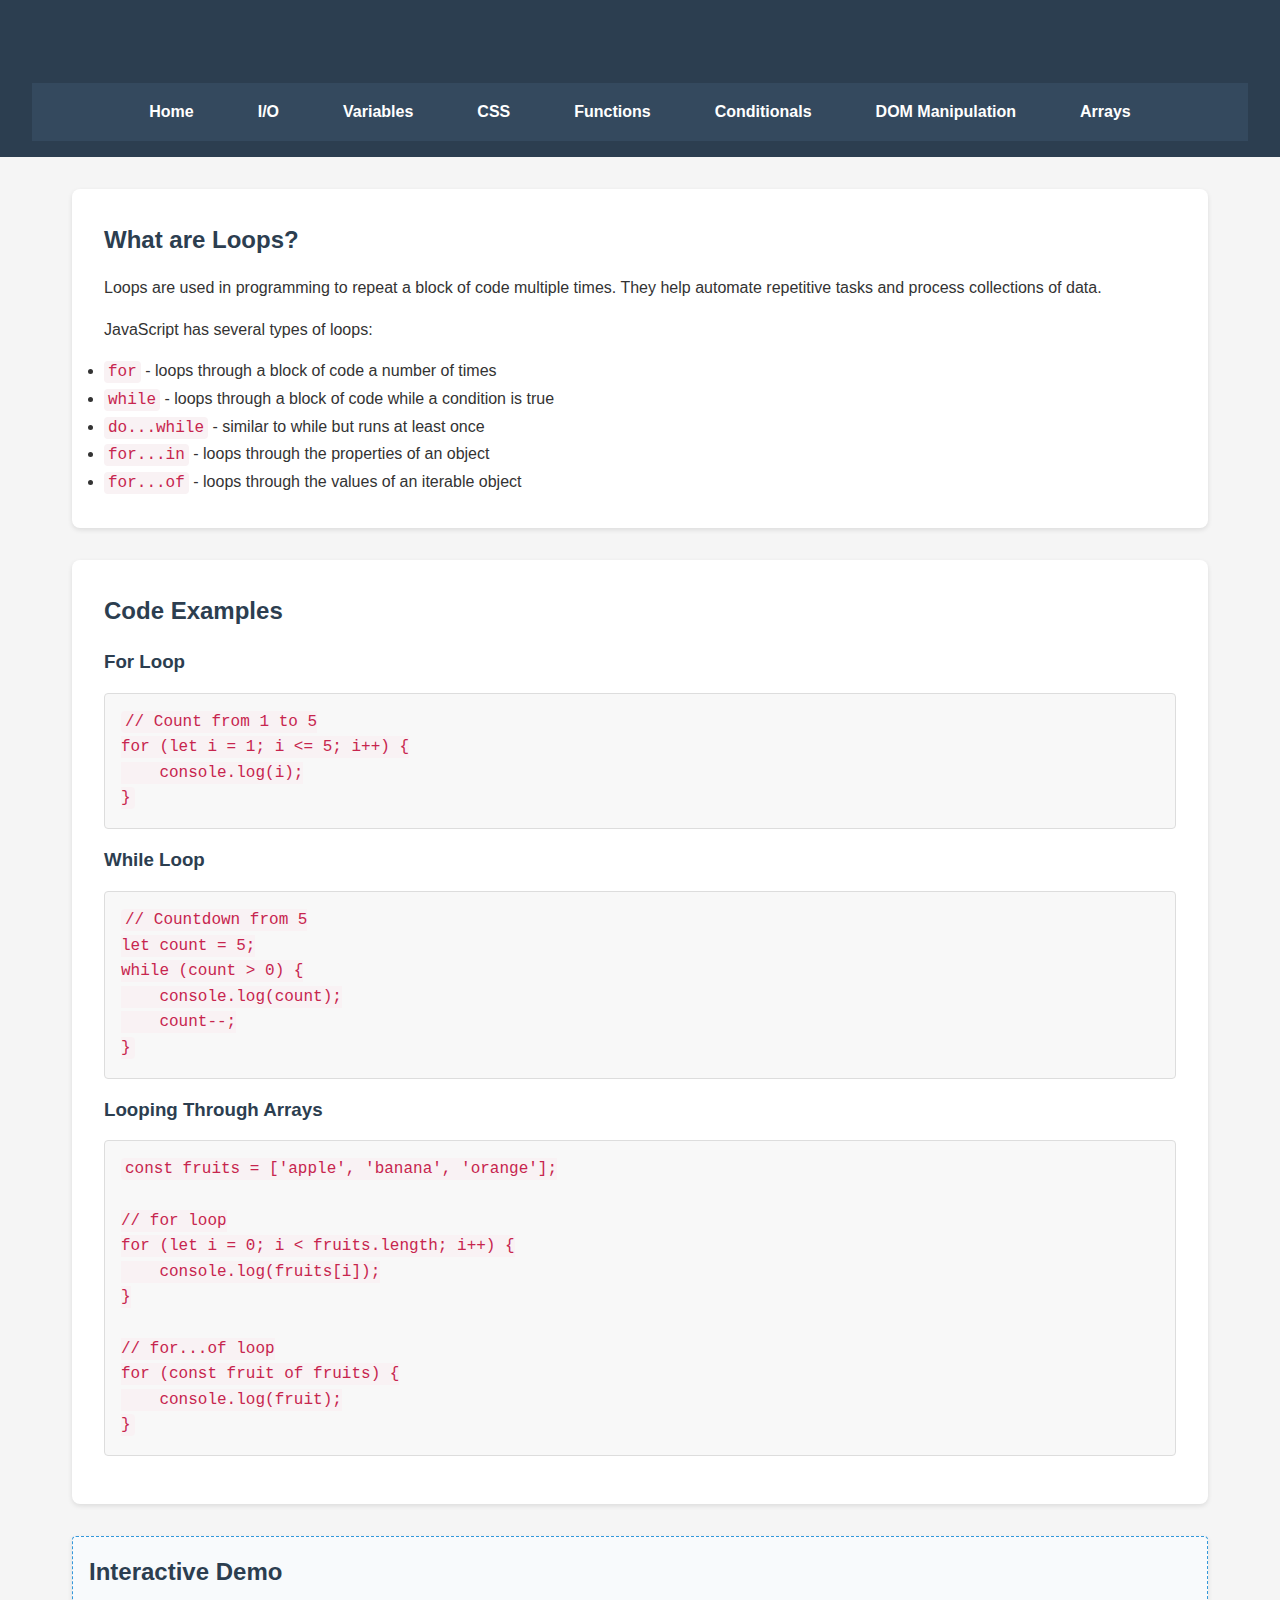
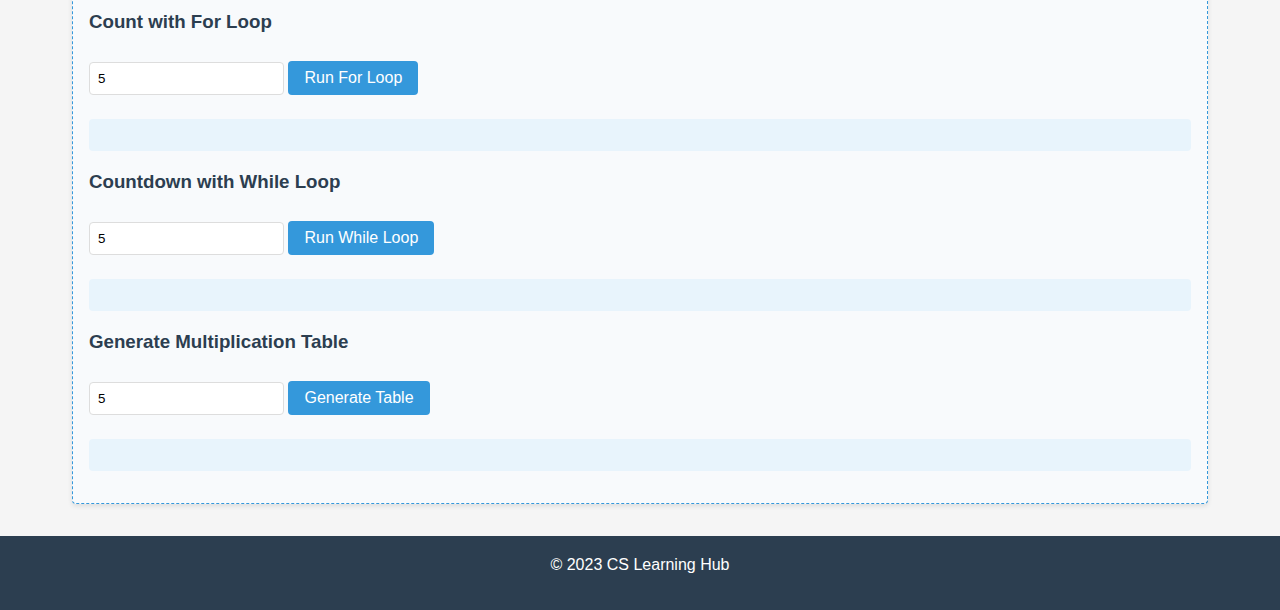
<file: pages/loops.html>
<!DOCTYPE html>
<html lang="en">
<head>
    <meta charset="UTF-8">
    <meta name="viewport" content="width=device-width, initial-scale=1.0">
    <title>Loops</title>
    <link rel="stylesheet" href="../styles.css">
</head>
<body>
    <header>
        <h1>Loops (Iteration)</h1>
        <nav>
            <ul>
                <li><a href="../index.html">Home</a></li>
                <li><a href="io.html">I/O</a></li>
                <li><a href="variables.html">Variables</a></li>
                <li><a href="css.html">CSS</a></li>
                <li><a href="functions.html">Functions</a></li>
                <li><a href="conditionals.html">Conditionals</a></li>
                <li><a href="dom.html">DOM Manipulation</a></li>
                <li><a href="arrays.html">Arrays</a></li>
            </ul>
        </nav>
    </header>
    <main>
        <section>
            <h2>What are Loops?</h2>
            <p>Loops are used in programming to repeat a block of code multiple times. They help automate repetitive tasks and process collections of data.</p>
            <p>JavaScript has several types of loops:</p>
            <ul>
                <li><code>for</code> - loops through a block of code a number of times</li>
                <li><code>while</code> - loops through a block of code while a condition is true</li>
                <li><code>do...while</code> - similar to while but runs at least once</li>
                <li><code>for...in</code> - loops through the properties of an object</li>
                <li><code>for...of</code> - loops through the values of an iterable object</li>
            </ul>
        </section>

        <section>
            <h2>Code Examples</h2>
            <h3>For Loop</h3>
            <pre><code>// Count from 1 to 5
for (let i = 1; i <= 5; i++) {
    console.log(i);
}</code></pre>

            <h3>While Loop</h3>
            <pre><code>// Countdown from 5
let count = 5;
while (count > 0) {
    console.log(count);
    count--;
}</code></pre>

            <h3>Looping Through Arrays</h3>
            <pre><code>const fruits = ['apple', 'banana', 'orange'];

// for loop
for (let i = 0; i < fruits.length; i++) {
    console.log(fruits[i]);
}

// for...of loop
for (const fruit of fruits) {
    console.log(fruit);
}</code></pre>
        </section>

        <section class="demo-area">
            <h2>Interactive Demo</h2>
            
            <h3>Count with For Loop</h3>
            <input type="number" id="forLimit" placeholder="Enter a number" value="5">
            <button onclick="runForLoop()">Run For Loop</button>
            <div id="forOutput" class="result"></div>
            
            <h3>Countdown with While Loop</h3>
            <input type="number" id="whileLimit" placeholder="Enter a number" value="5">
            <button onclick="runWhileLoop()">Run While Loop</button>
            <div id="whileOutput" class="result"></div>
            
            <h3>Generate Multiplication Table</h3>
            <input type="number" id="tableNumber" placeholder="Enter a number" value="5">
            <button onclick="generateTable()">Generate Table</button>
            <div id="tableOutput" class="result"></div>
        </section>
    </main>
    <footer>
        <p>&copy; 2023 CS Learning Hub</p>
    </footer>
    <script>
        function runForLoop() {
            const limit = parseInt(document.getElementById('forLimit').value);
            let output = "";
            
            for (let i = 1; i <= limit; i++) {
                output += `Count: ${i}<br>`;
            }
            
            document.getElementById('forOutput').innerHTML = output || "Please enter a valid number!";
        }
        
        function runWhileLoop() {
            const limit = parseInt(document.getElementById('whileLimit').value);
            let output = "";
            let count = limit;
            
            while (count > 0) {
                output += `Countdown: ${count}<br>`;
                count--;
            }
            
            output += "Liftoff!";
            document.getElementById('whileOutput').innerHTML = output || "Please enter a valid number!";
        }
        
        function generateTable() {
            const number = parseInt(document.getElementById('tableNumber').value);
            let output = `<h4>Multiplication Table for ${number}</h4>`;
            
            if (isNaN(number)) {
                document.getElementById('tableOutput').innerHTML = "Please enter a valid number!";
                return;
            }
            
            for (let i = 1; i <= 10; i++) {
                output += `${number} × ${i} = ${number * i}<br>`;
            }
            
            document.getElementById('tableOutput').innerHTML = output;
        }
    </script>
</body>
</html>
</file>
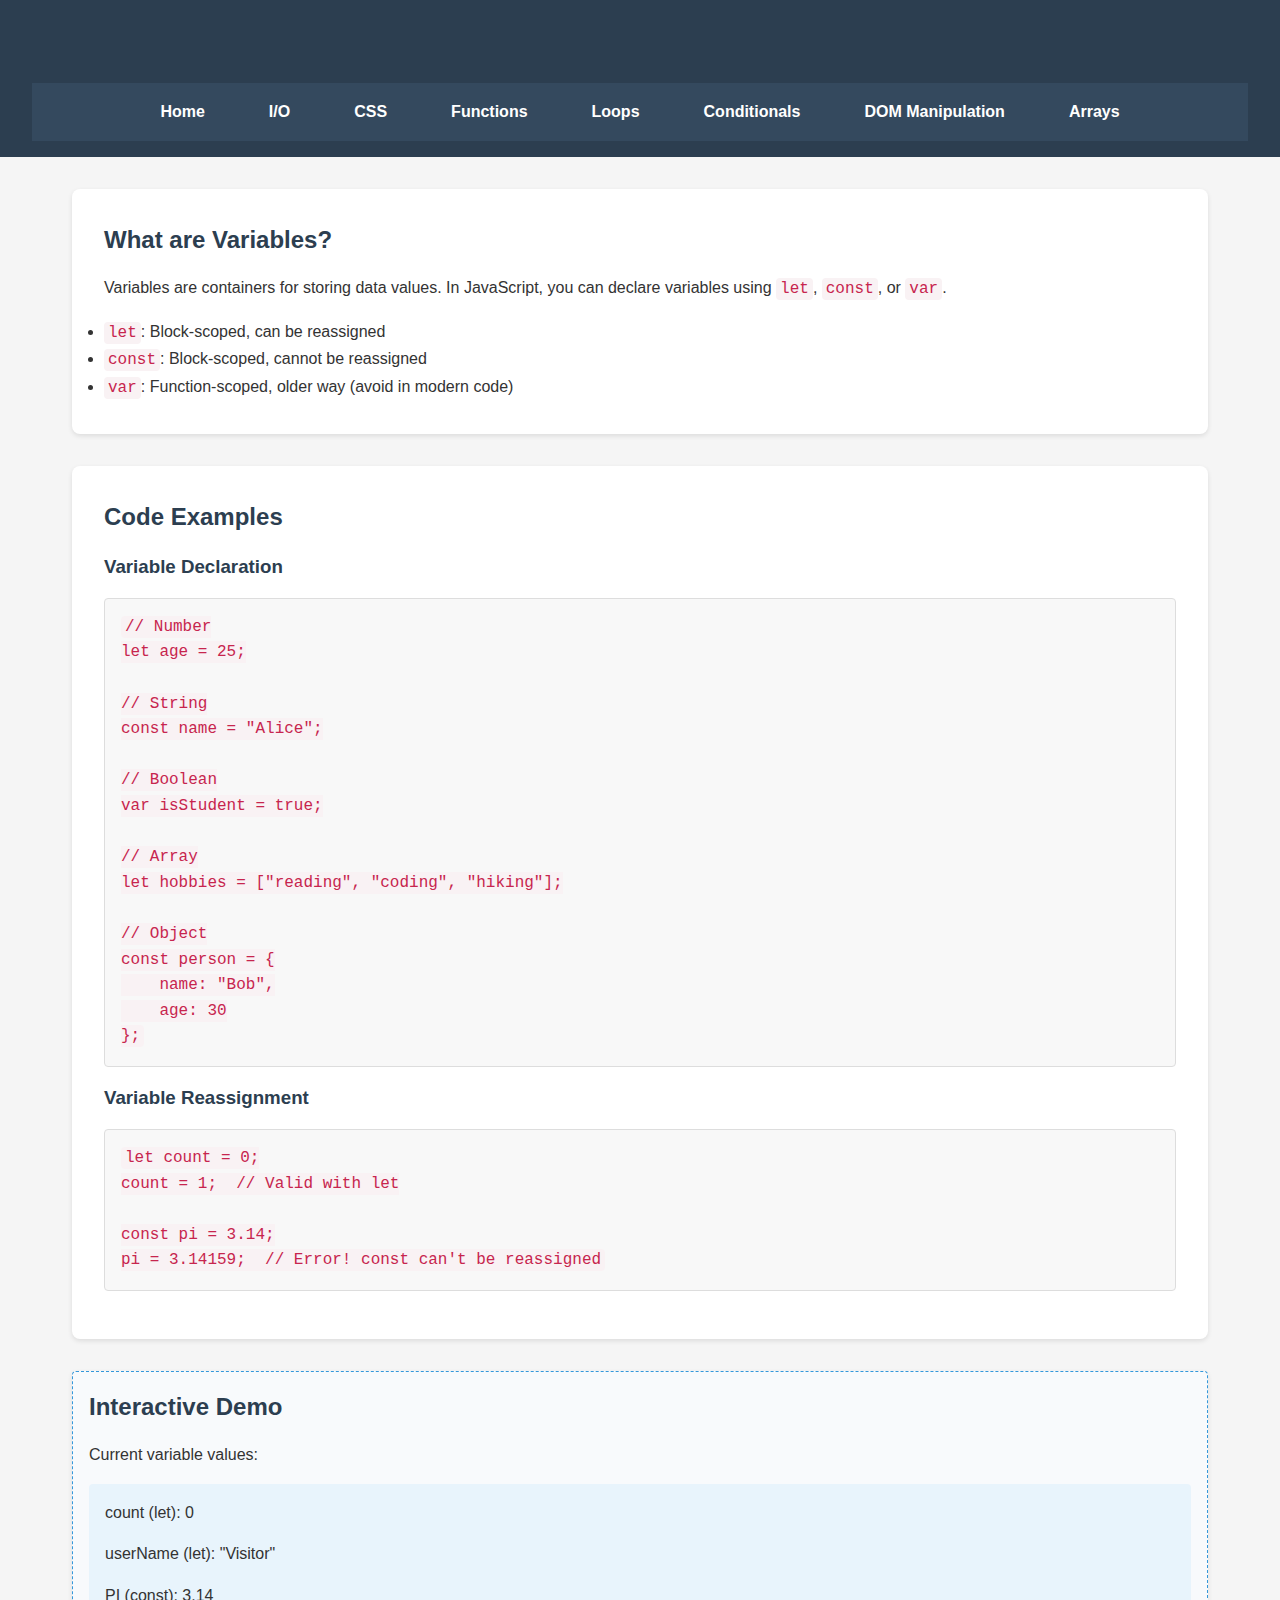
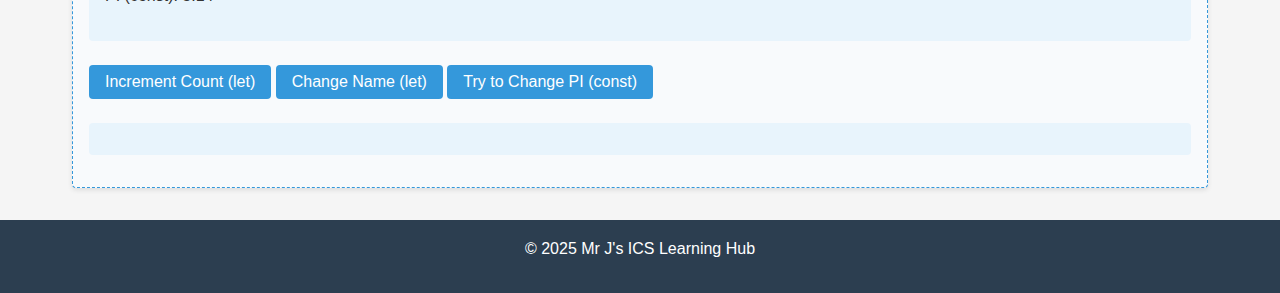
<file: pages/variables.html>
<!DOCTYPE html>
<html lang="en">
<head>
    <meta charset="UTF-8">
    <meta name="viewport" content="width=device-width, initial-scale=1.0">
    <title>Variables</title>
    <link rel="stylesheet" href="../styles.css">
</head>
<body>
    <header>
        <h1>Variables</h1>
        <nav>
            <ul>
                <li><a href="../index.html">Home</a></li>
                <li><a href="io.html">I/O</a></li>
                <li><a href="css.html">CSS</a></li>
                <li><a href="functions.html">Functions</a></li>
                <li><a href="loops.html">Loops</a></li>
                <li><a href="conditionals.html">Conditionals</a></li>
                <li><a href="dom.html">DOM Manipulation</a></li>
                <li><a href="arrays.html">Arrays</a></li>
            </ul>
        </nav>
    </header>
    <main>
        <section>
            <h2>What are Variables?</h2>
            <p>Variables are containers for storing data values. In JavaScript, you can declare variables using <code>let</code>, <code>const</code>, or <code>var</code>.</p>
            <ul>
                <li><code>let</code>: Block-scoped, can be reassigned</li>
                <li><code>const</code>: Block-scoped, cannot be reassigned</li>
                <li><code>var</code>: Function-scoped, older way (avoid in modern code)</li>
            </ul>
        </section>

        <section>
            <h2>Code Examples</h2>
            <h3>Variable Declaration</h3>
            <pre><code>// Number
let age = 25;

// String
const name = "Alice";

// Boolean
var isStudent = true;

// Array
let hobbies = ["reading", "coding", "hiking"];

// Object
const person = {
    name: "Bob",
    age: 30
};</code></pre>

            <h3>Variable Reassignment</h3>
            <pre><code>let count = 0;
count = 1;  // Valid with let

const pi = 3.14;
pi = 3.14159;  // Error! const can't be reassigned</code></pre>
        </section>

        <section class="demo-area">
            <h2>Interactive Demo</h2>
            <p>Current variable values:</p>
            <div id="varDisplay" class="result"></div>
            
            <button onclick="incrementCount()">Increment Count (let)</button>
            <button onclick="changeName()">Change Name (let)</button>
            <button onclick="showConstError()">Try to Change PI (const)</button>
            
            <div id="errorDisplay" class="result" style="color: red;"></div>
        </section>
    </main>
    <footer>
       <p>&copy; 2025 Mr J's ICS Learning Hub</p>
    </footer>
    <script>
        // Declare variables
        let count = 0;
        let userName = "Visitor";
        const PI = 3.14;
        
        // Display initial values
        updateDisplay();
        
        function updateDisplay() {
            document.getElementById('varDisplay').innerHTML = `
                <p>count (let): ${count}</p>
                <p>userName (let): "${userName}"</p>
                <p>PI (const): ${PI}</p>
            `;
        }
        
        function incrementCount() {
            count++;
            updateDisplay();
            document.getElementById('errorDisplay').innerHTML = "";
        }
        
        function changeName() {
            userName = prompt("Enter a new name:", userName) || userName;
            updateDisplay();
            document.getElementById('errorDisplay').innerHTML = "";
        }
        
        function showConstError() {
            try {
                PI = 3.14159;  // This will cause an error
            } catch (error) {
                document.getElementById('errorDisplay').innerHTML = 
                    `Error: ${error.message}`;
            }
            updateDisplay();
        }
    </script>
</body>
</html>
</file>
<file: styles.css>
/* Global Styles */
* {
    box-sizing: border-box;
    margin: 0;
    padding: 0;
}

body {
    font-family: 'Segoe UI', Tahoma, Geneva, Verdana, sans-serif;
    line-height: 1.6;
    color: #333;
    background-color: #f5f5f5;
    padding: 0;
    margin: 0;
}

header {
    background-color: #2c3e50;
    color: white;
    padding: 1rem 2rem;
    text-align: center;
}

nav ul {
    display: flex;
    justify-content: center;
    list-style: none;
    flex-wrap: wrap;
    padding: 1rem 0;
    background-color: #34495e;
}

nav ul li {
    margin: 0 1rem;
}

nav ul li a {
    color: white;
    text-decoration: none;
    font-weight: bold;
    padding: 0.5rem 1rem;
    border-radius: 4px;
    transition: background-color 0.3s;
}

nav ul li a:hover {
    background-color: #2980b9;
}

main {
    max-width: 1200px;
    margin: 2rem auto;
    padding: 0 2rem;
}

section {
    background-color: white;
    border-radius: 8px;
    box-shadow: 0 2px 5px rgba(0,0,0,0.1);
    padding: 2rem;
    margin-bottom: 2rem;
}

h1, h2, h3 {
    color: #2c3e50;
    margin-bottom: 1rem;
}

p {
    margin-bottom: 1rem;
}

footer {
    text-align: center;
    padding: 1rem;
    background-color: #2c3e50;
    color: white;
}

/* Code Styling */
pre {
    background-color: #f8f8f8;
    border: 1px solid #ddd;
    border-radius: 4px;
    padding: 1rem;
    margin: 1rem 0;
    overflow-x: auto;
}

code {
    font-family: 'Courier New', Courier, monospace;
    color: #c7254e;
    background-color: #f9f2f4;
    padding: 2px 4px;
    border-radius: 4px;
}

/* Interactive Elements */
button {
    background-color: #3498db;
    color: white;
    border: none;
    padding: 0.5rem 1rem;
    border-radius: 4px;
    cursor: pointer;
    font-size: 1rem;
    margin: 0.5rem 0;
    transition: background-color 0.3s;
}

button:hover {
    background-color: #2980b9;
}

input, select {
    padding: 0.5rem;
    border: 1px solid #ddd;
    border-radius: 4px;
    margin: 0.5rem 0;
}

.demo-area {
    border: 1px dashed #3498db;
    padding: 1rem;
    margin: 1rem 0;
    border-radius: 4px;
    background-color: #f8fafc;
}

.result {
    margin: 1rem 0;
    padding: 1rem;
    background-color: #e8f4fc;
    border-radius: 4px;
}
</file>
